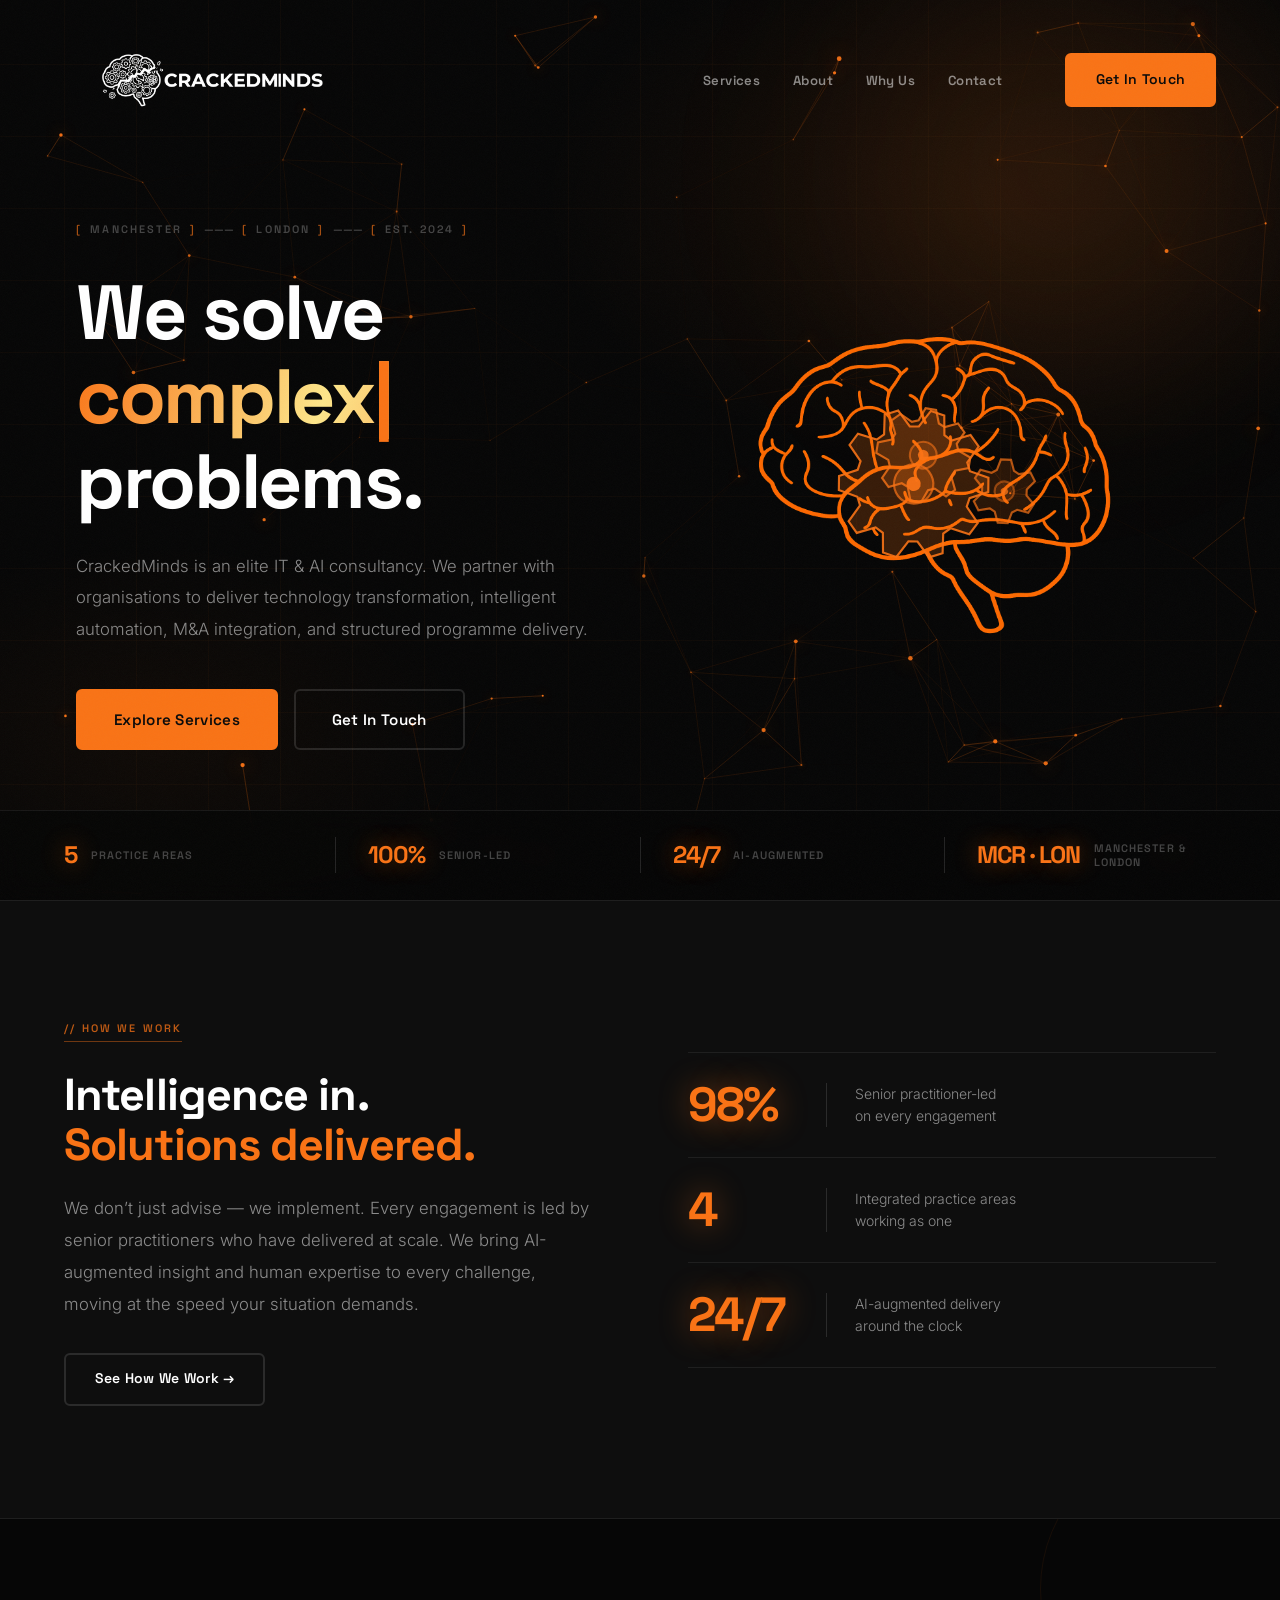
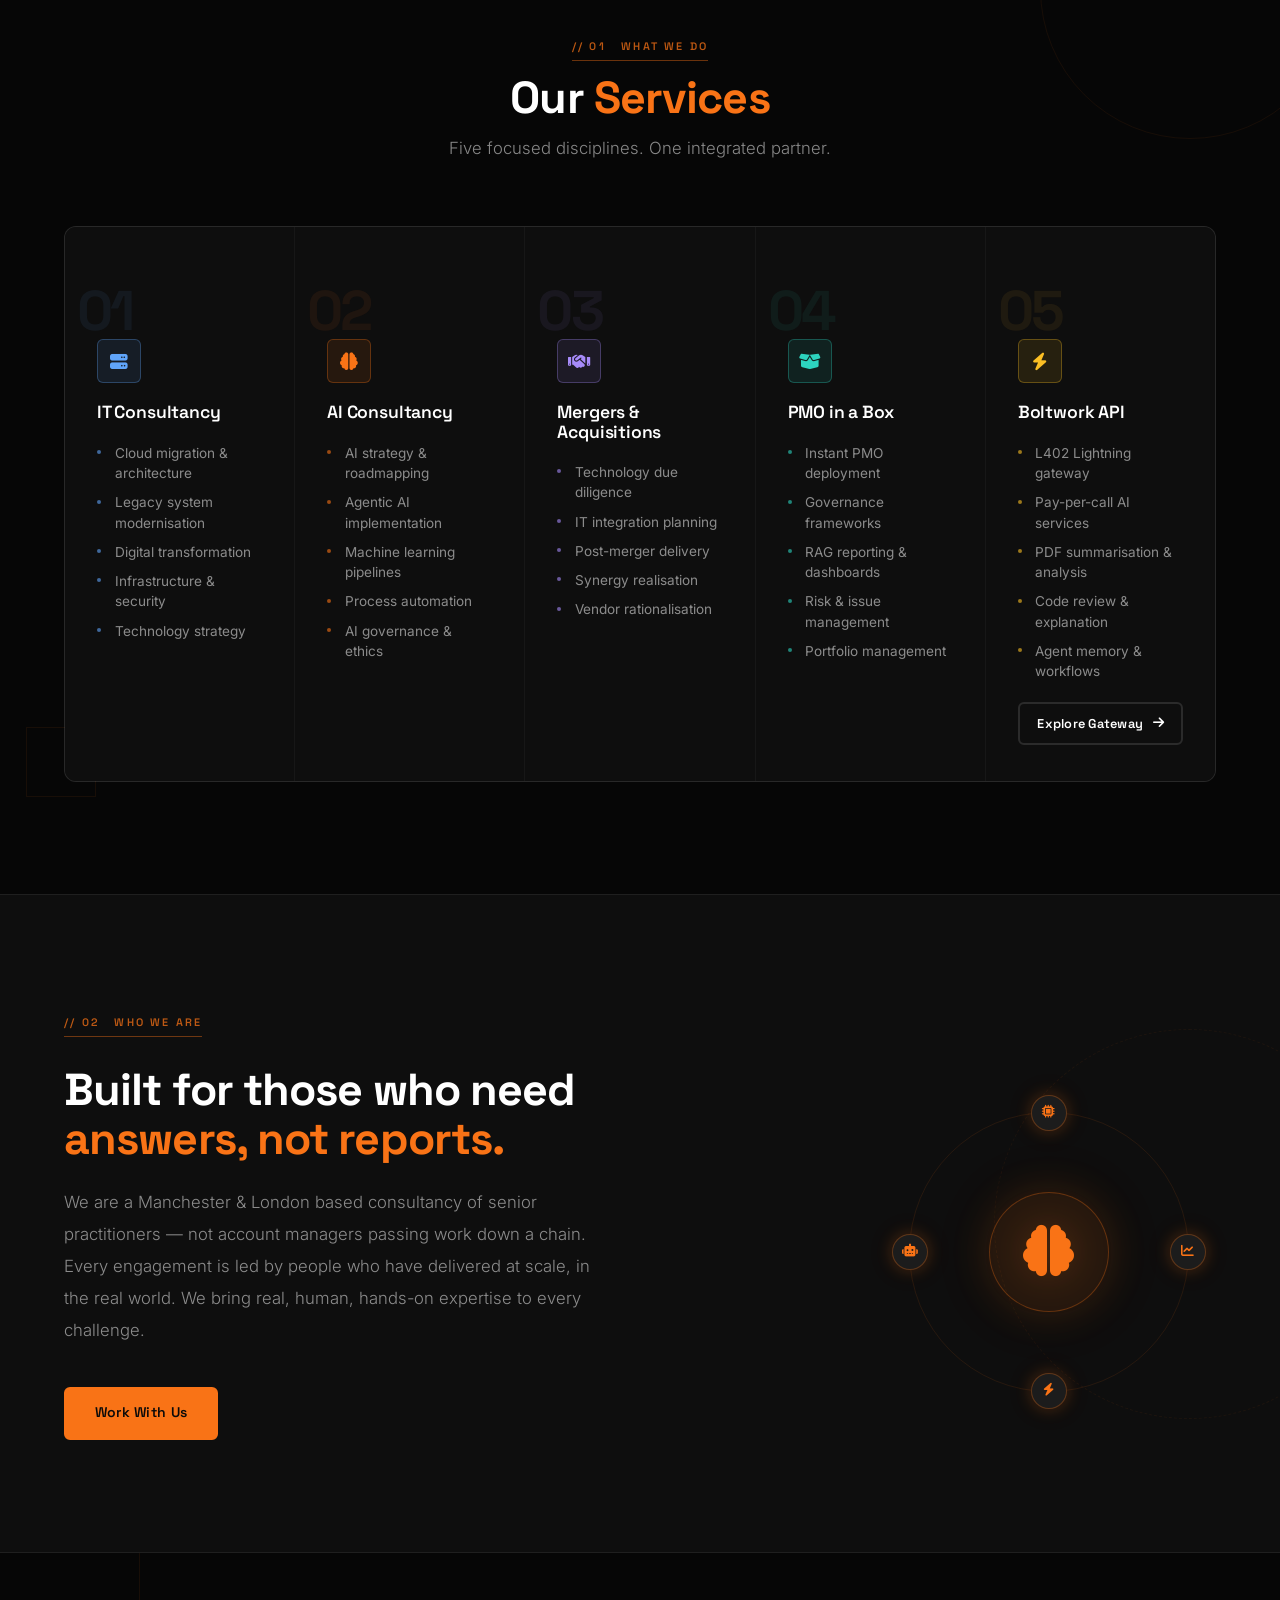
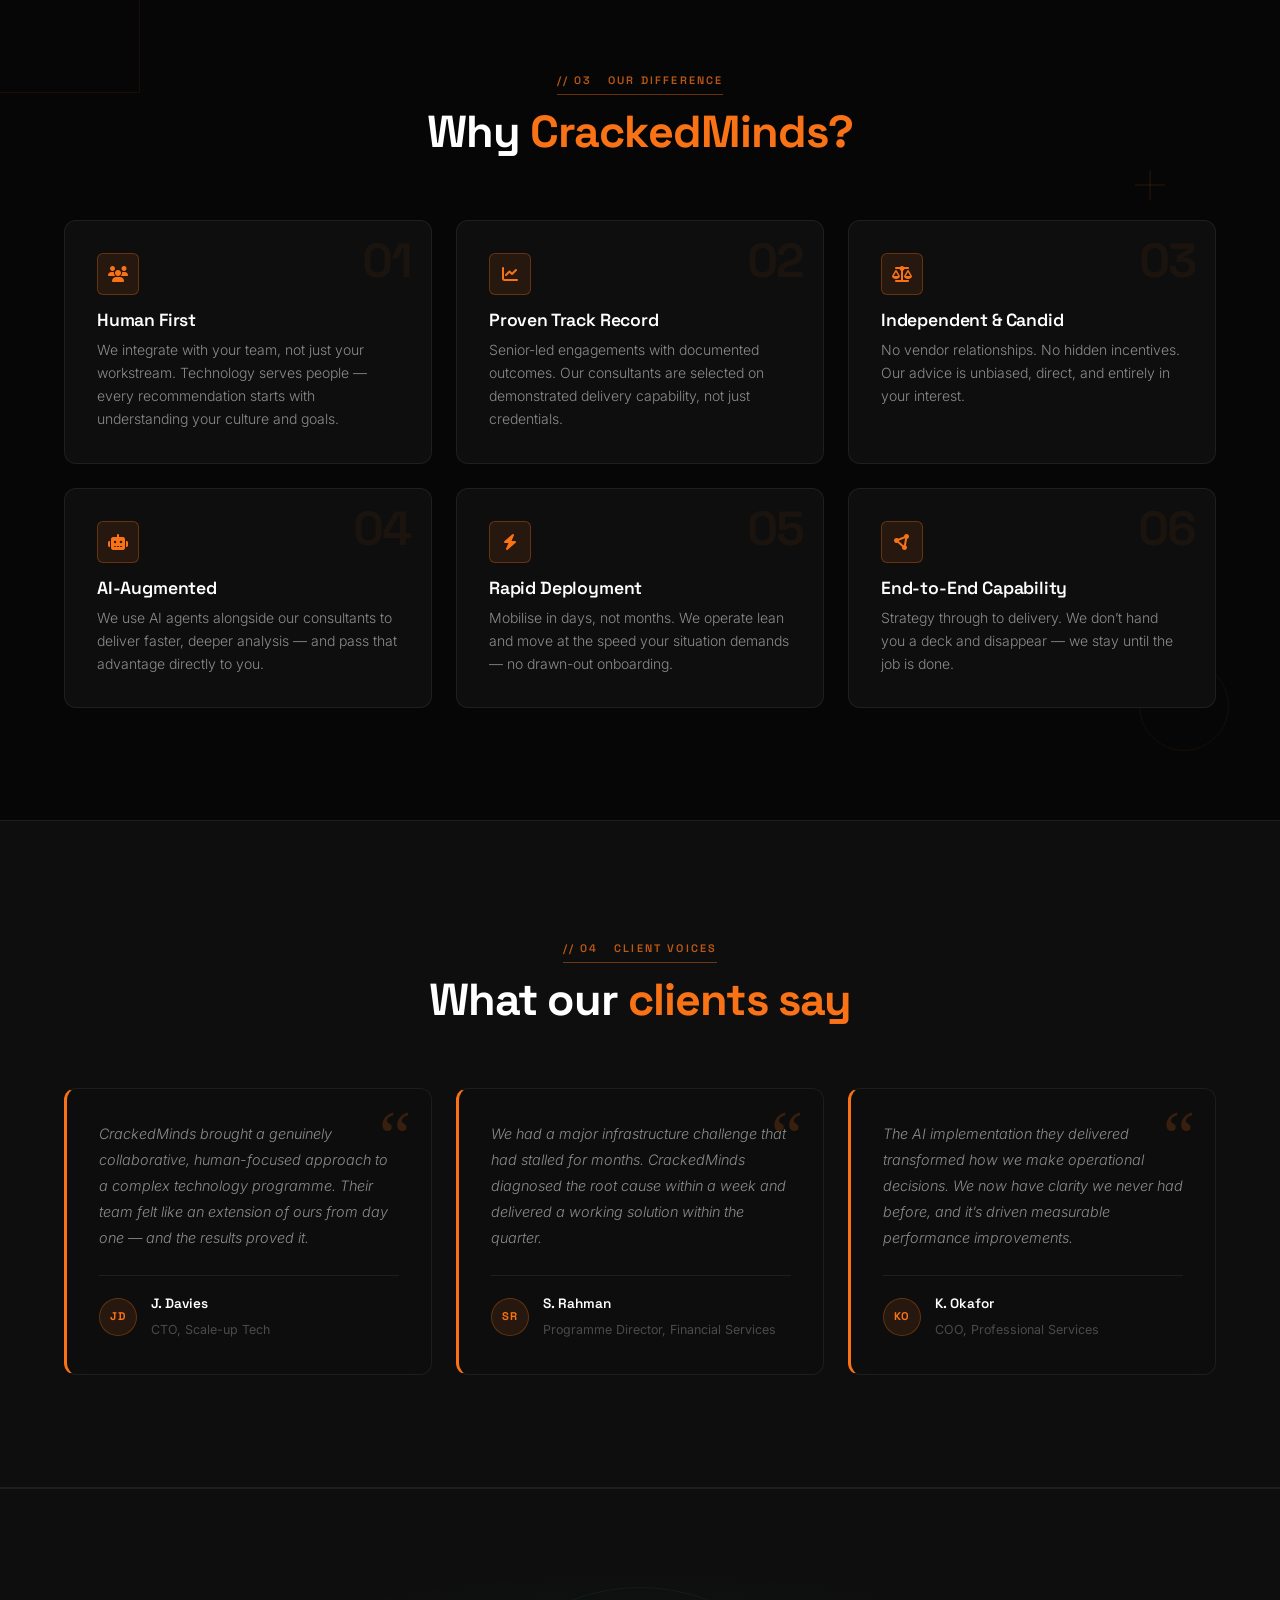
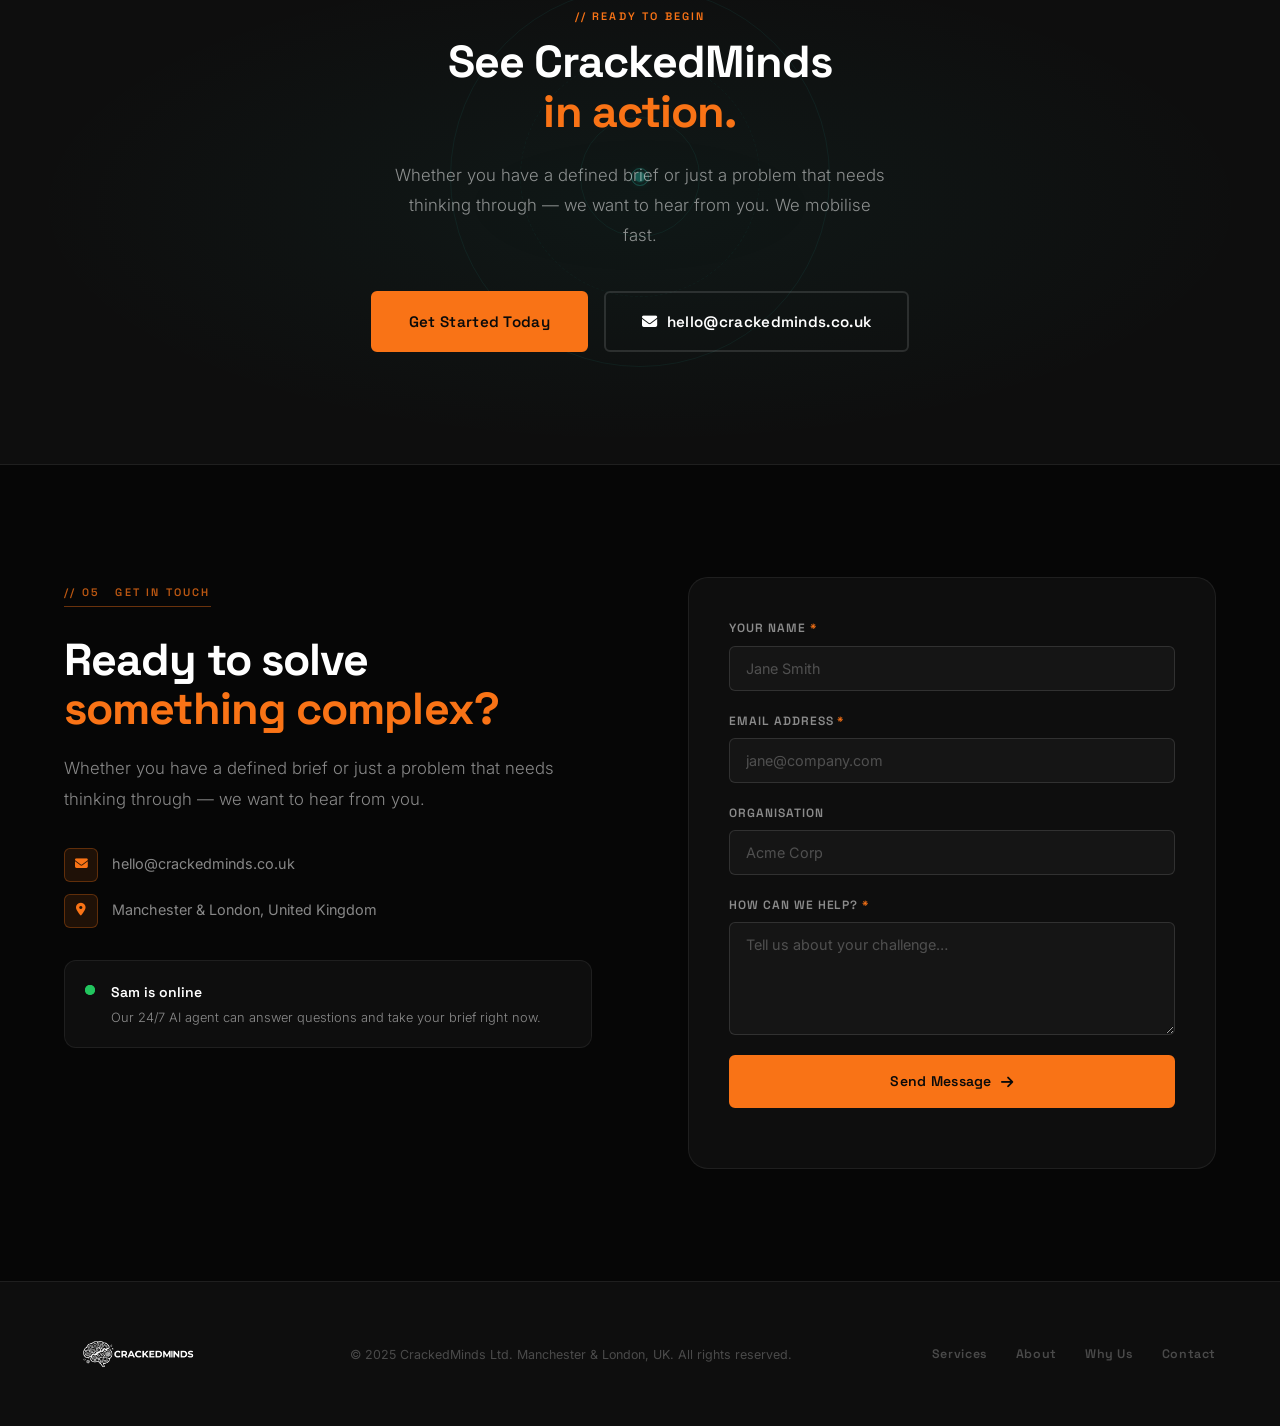
<file: index.html>
<!DOCTYPE html>
<html lang="en">
<head>
  <meta charset="UTF-8">
  <meta name="viewport" content="width=device-width, initial-scale=1.0">
  <meta name="description" content="CrackedMinds is an elite IT &amp; AI consultancy based in Manchester &amp; London, UK. Technology transformation, intelligent automation, M&amp;A integration and programme delivery.">
  <title>CrackedMinds | IT &amp; AI Consultancy | Manchester &amp; London</title>

  <link rel="preconnect" href="https://fonts.googleapis.com">
  <link rel="preconnect" href="https://fonts.gstatic.com" crossorigin>
  <link href="https://fonts.googleapis.com/css2?family=Space+Grotesk:wght@400;500;600;700&family=Inter:wght@300;400;500&display=swap" rel="stylesheet">
  <link rel="stylesheet" href="https://cdnjs.cloudflare.com/ajax/libs/font-awesome/6.5.1/css/all.min.css">
  <link rel="stylesheet" href="css/style.css">
</head>
<body>

  <!-- Custom cursor -->
  <div class="cursor-dot"  id="cursorDot"      aria-hidden="true"></div>
  <div class="cursor-ring" id="cursorRing"     aria-hidden="true"></div>
  <!-- Scroll progress bar -->
  <div class="scroll-progress" id="scrollProgress" aria-hidden="true"></div>

  <!-- ═══════════ NAVBAR ═══════════ -->
  <nav id="navbar" class="navbar" role="navigation" aria-label="Main navigation">
    <div class="container navbar__inner">
      <a href="#hero" class="navbar__logo" aria-label="CrackedMinds home">
        <img src="assets/logo.png" alt="CrackedMinds" class="logo-img">
      </a>
      <ul class="navbar__links" role="list">
        <li><a href="#services">Services</a></li>
        <li><a href="#about">About</a></li>
        <li><a href="#why-us">Why Us</a></li>
        <li><a href="#contact">Contact</a></li>
      </ul>
      <a href="#contact" class="btn btn-primary navbar__cta">Get In Touch</a>
      <button class="navbar__toggle" aria-label="Open navigation menu" aria-expanded="false" aria-controls="mobileMenu">
        <span></span><span></span><span></span>
      </button>
    </div>
    <div class="mobile-menu" id="mobileMenu" role="dialog" aria-label="Mobile navigation">
      <ul role="list">
        <li><a href="#services">Services</a></li>
        <li><a href="#about">About</a></li>
        <li><a href="#why-us">Why Us</a></li>
        <li><a href="#contact">Contact</a></li>
      </ul>
      <a href="#contact" class="btn btn-primary">Get In Touch</a>
    </div>
  </nav>


  <!-- ═══════════ HERO ═══════════ -->
  <section id="hero" class="hero" aria-label="Hero">
    <canvas id="particleCanvas" class="hero__canvas" aria-hidden="true"></canvas>
    <div class="hero__grid" aria-hidden="true"></div>
    <div class="hero__scan" aria-hidden="true"></div>
    <div class="hero__glow" aria-hidden="true"></div>

    <!-- Left content / Right visual -->
    <div class="container hero__layout">
      <div class="hero__left">
        <div class="hero__tag">
          <span class="hero__tag-bracket">[</span>Manchester<span class="hero__tag-bracket">]</span>
          <span class="hero__tag-dash">———</span>
          <span class="hero__tag-bracket">[</span>London<span class="hero__tag-bracket">]</span>
          <span class="hero__tag-dash">———</span>
          <span class="hero__tag-bracket">[</span>Est.&nbsp;2024<span class="hero__tag-bracket">]</span>
        </div>
        <h1 class="hero__headline">
          We solve<br>
          <em class="hero__em">complex</em><br>
          problems.
        </h1>
        <p class="hero__sub">
          CrackedMinds is an elite IT &amp; AI consultancy. We partner with
          organisations to deliver technology transformation, intelligent
          automation, M&amp;A integration, and structured programme delivery.
        </p>
        <div class="hero__actions">
          <a href="#services" class="btn btn-primary btn-lg">Explore Services</a>
          <a href="#contact" class="btn btn-ghost btn-lg">Get In Touch</a>
        </div>
      </div>

      <!-- Brain & Cogs visual -->
      <div class="hero__right" aria-hidden="true">
        <div class="brain-visual">
          <img src="assets/brain4.png" class="brain-img" alt="">
          <!-- Gear overlay — positioned over the brain image -->
          <svg class="brain-gears-svg" viewBox="0 0 280 154" xmlns="http://www.w3.org/2000/svg">

            <!-- Large gear (10T) — bounced by JS -->
            <g id="gearLg" transform="translate(115,65)">
              <path d="M -3.95,-41.83 L 3.95,-41.83 L 7.55,-31.42 L 12.37,-29.85 L 21.39,-36.17 L 27.79,-31.52 L 24.58,-20.99 L 27.55,-16.89 L 38.57,-16.69 L 41.01,-9.16 L 32.24,-2.54 L 32.24,2.54 L 41.01,9.16 L 38.57,16.69 L 27.55,16.89 L 24.58,20.99 L 27.79,31.52 L 21.39,36.17 L 12.37,29.85 L 7.55,31.42 L 3.95,41.83 L -3.95,41.83 L -7.55,31.42 L -12.37,29.85 L -21.39,36.17 L -27.79,31.52 L -24.58,20.99 L -27.55,16.89 L -38.57,16.69 L -41.01,9.16 L -32.24,2.54 L -32.24,-2.54 L -41.01,-9.16 L -38.57,-16.69 L -27.55,-16.89 L -24.58,-20.99 L -27.79,-31.52 L -21.39,-36.17 L -12.37,-29.85 L -7.55,-31.42 Z"
                    fill="rgba(249,115,22,0.20)" stroke="rgba(249,115,22,0.90)" stroke-width="1.2"/>
              <circle r="11" fill="rgba(249,115,22,0.22)" stroke="rgba(249,115,22,0.70)" stroke-width="1.2"/>
              <circle r="4"  fill="#f97316" opacity="0.95"/>
            </g>

            <!-- Medium gear (8T) -->
            <g id="gearMd" transform="translate(150,50)">
              <path d="M -3.12,-26.19 L 3.12,-26.19 L 5.74,-18.93 L 9.30,-17.45 L 16.42,-20.63 L 20.63,-16.42 L 17.45,-9.30 L 18.93,-5.74 L 26.19,-3.12 L 26.19,3.12 L 18.93,5.74 L 17.45,9.30 L 20.63,16.42 L 16.42,20.63 L 9.30,17.45 L 5.74,18.93 L 3.12,26.19 L -3.12,26.19 L -5.74,18.93 L -9.30,17.45 L -16.42,20.63 L -20.63,16.42 L -17.45,9.30 L -18.93,5.74 L -26.19,3.12 L -26.19,-3.12 L -18.93,-5.74 L -17.45,-9.30 L -20.63,-16.42 L -16.42,-20.63 L -9.30,-17.45 L -5.74,-18.93 Z"
                    fill="rgba(249,115,22,0.16)" stroke="rgba(249,115,22,0.80)" stroke-width="1.2"/>
              <circle r="7.5" fill="rgba(249,115,22,0.18)" stroke="rgba(249,115,22,0.58)" stroke-width="1.2"/>
              <circle r="3"   fill="#f97316" opacity="0.88"/>
            </g>

            <!-- Small gear (6T) -->
            <g id="gearSm" transform="translate(160,95)">
              <path d="M -2.82,-17.78 L 2.82,-17.78 L 4.82,-11.64 L 7.67,-10.00 L 13.99,-11.33 L 16.80,-6.45 L 12.49,-1.65 L 12.49,1.65 L 16.80,6.45 L 13.99,11.33 L 7.67,10.00 L 4.82,11.64 L 2.82,17.78 L -2.82,17.78 L -4.82,11.64 L -7.67,10.00 L -13.99,11.33 L -16.80,6.45 L -12.49,1.65 L -12.49,-1.65 L -16.80,-6.45 L -13.99,-11.33 L -7.67,-10.00 L -4.82,-11.64 Z"
                    fill="rgba(249,115,22,0.14)" stroke="rgba(249,115,22,0.70)" stroke-width="1.2"/>
              <circle r="5.5" fill="rgba(249,115,22,0.16)" stroke="rgba(249,115,22,0.48)" stroke-width="1.2"/>
              <circle r="2"   fill="#f97316" opacity="0.78"/>
            </g>

          </svg>
        </div>
      </div>
    </div>

    <!-- Metrics strip — Bipsync-style trust bar -->
    <div class="hero__strip" aria-label="Key metrics">
      <div class="container">
        <div class="hero__strip-inner">
          <div class="strip-item">
            <span class="strip-num">5</span>
            <span class="strip-label">Practice Areas</span>
          </div>
          <div class="strip-sep" aria-hidden="true"></div>
          <div class="strip-item">
            <span class="strip-num">100%</span>
            <span class="strip-label">Senior-led</span>
          </div>
          <div class="strip-sep" aria-hidden="true"></div>
          <div class="strip-item">
            <span class="strip-num">24/7</span>
            <span class="strip-label">AI-Augmented</span>
          </div>
          <div class="strip-sep" aria-hidden="true"></div>
          <div class="strip-item">
            <span class="strip-num">MCR · LON</span>
            <span class="strip-label">Manchester &amp; London</span>
          </div>
        </div>
      </div>
    </div>
  </section>


  <!-- ═══════════ INTELLIGENCE IN. SOLUTIONS DELIVERED. ═══════════ -->
  <section class="section-pad intro-section">
    <div class="container">
      <div class="intro-grid">

        <div class="intro-text reveal">
          <p class="section-label">// How We Work</p>
          <h2>Intelligence in.<br><span class="text-orange">Solutions delivered.</span></h2>
          <p class="intro-body">
            We don&rsquo;t just advise &mdash; we implement. Every engagement is led by senior
            practitioners who have delivered at scale. We bring AI-augmented insight and
            human expertise to every challenge, moving at the speed your situation demands.
          </p>
          <a href="#services" class="btn btn-ghost">See How We Work &rarr;</a>
        </div>

        <div class="intro-stats reveal reveal-d2">
          <div class="big-stat">
            <span class="big-stat__num">100%</span>
            <div class="big-stat__sep"></div>
            <span class="big-stat__label">Senior practitioner-led<br>on every engagement</span>
          </div>
          <div class="big-stat">
            <span class="big-stat__num">4</span>
            <div class="big-stat__sep"></div>
            <span class="big-stat__label">Integrated practice areas<br>working as one</span>
          </div>
          <div class="big-stat">
            <span class="big-stat__num">24/7</span>
            <div class="big-stat__sep"></div>
            <span class="big-stat__label">AI-augmented delivery<br>around the clock</span>
          </div>
        </div>

      </div>
    </div>
  </section>


  <!-- ═══════════ SERVICES ═══════════ -->
  <section id="services" class="section-pad services-section section-rel">
    <div class="section-deco" aria-hidden="true">
      <div class="geo geo--ring" style="width:300px;height:300px;top:-80px;right:-60px;animation-duration:50s;"></div>
      <div class="geo geo--sq"   style="width:70px;height:70px;bottom:10%;left:2%;animation-duration:22s;animation-direction:reverse;"></div>
      <div class="geo geo--cross" style="top:50%;right:6%;"></div>
    </div>
    <div class="container">
      <div class="section-header reveal">
        <p class="section-label">// 01 &nbsp; What We Do</p>
        <h2>Our <span class="text-orange">Services</span></h2>
        <p class="section-intro">Five focused disciplines. One integrated partner.</p>
      </div>
      <div class="services-grid">

        <article class="service-card reveal reveal-d1">
          <span class="service-card__num" aria-hidden="true">01</span>
          <div class="service-card__icon"><i class="fa-solid fa-server"></i></div>
          <h3>IT Consultancy</h3>
          <ul class="service-card__list" role="list">
            <li>Cloud migration &amp; architecture</li>
            <li>Legacy system modernisation</li>
            <li>Digital transformation</li>
            <li>Infrastructure &amp; security</li>
            <li>Technology strategy</li>
          </ul>
        </article>

        <article class="service-card reveal reveal-d2">
          <span class="service-card__num" aria-hidden="true">02</span>
          <div class="service-card__icon"><i class="fa-solid fa-brain"></i></div>
          <h3>AI Consultancy</h3>
          <ul class="service-card__list" role="list">
            <li>AI strategy &amp; roadmapping</li>
            <li>Agentic AI implementation</li>
            <li>Machine learning pipelines</li>
            <li>Process automation</li>
            <li>AI governance &amp; ethics</li>
          </ul>
        </article>

        <article class="service-card reveal reveal-d3">
          <span class="service-card__num" aria-hidden="true">03</span>
          <div class="service-card__icon"><i class="fa-solid fa-handshake"></i></div>
          <h3>Mergers &amp; Acquisitions</h3>
          <ul class="service-card__list" role="list">
            <li>Technology due diligence</li>
            <li>IT integration planning</li>
            <li>Post-merger delivery</li>
            <li>Synergy realisation</li>
            <li>Vendor rationalisation</li>
          </ul>
        </article>

        <article class="service-card reveal reveal-d4">
          <span class="service-card__num" aria-hidden="true">04</span>
          <div class="service-card__icon"><i class="fa-solid fa-box-open"></i></div>
          <h3>PMO in a Box</h3>
          <ul class="service-card__list" role="list">
            <li>Instant PMO deployment</li>
            <li>Governance frameworks</li>
            <li>RAG reporting &amp; dashboards</li>
            <li>Risk &amp; issue management</li>
            <li>Portfolio management</li>
          </ul>
        </article>

        <article class="service-card reveal reveal-d5">
          <span class="service-card__num" aria-hidden="true">05</span>
          <div class="service-card__icon"><i class="fa-solid fa-bolt"></i></div>
          <h3>Boltwork API</h3>
          <ul class="service-card__list" role="list">
            <li>L402 Lightning gateway</li>
            <li>Pay-per-call AI services</li>
            <li>PDF summarisation &amp; analysis</li>
            <li>Code review &amp; explanation</li>
            <li>Agent memory &amp; workflows</li>
          </ul>
          <a href="https://www.crackedminds.co.uk/gateway" class="btn btn-ghost service-card__btn" target="_blank" rel="noopener noreferrer">
            Explore Gateway <i class="fa-solid fa-arrow-right" aria-hidden="true"></i>
          </a>
        </article>

      </div>
    </div>
  </section>


  <!-- ═══════════ ABOUT ═══════════ -->
  <section id="about" class="section-pad about-section">
    <div class="container about__inner">
      <div class="about__text reveal">
        <p class="section-label">// 02 &nbsp; Who We Are</p>
        <h2>Built for those who need<br><span class="text-orange">answers, not reports.</span></h2>
        <p class="about__body">
          We are a Manchester &amp; London based consultancy of senior practitioners &mdash;
          not account managers passing work down a chain. Every engagement is
          led by people who have delivered at scale, in the real world. We
          bring real, human, hands-on expertise to every challenge.
        </p>
        <a href="#contact" class="btn btn-primary">Work With Us</a>
      </div>
      <div class="about__visual reveal reveal-d2" aria-hidden="true">
        <div class="about__orbit about__orbit--1">
          <div class="about__hex">
            <div class="about__hex-inner"><i class="fa-solid fa-brain"></i></div>
          </div>
          <div class="orbit-node orbit-node--1"><i class="fa-solid fa-microchip"></i></div>
          <div class="orbit-node orbit-node--2"><i class="fa-solid fa-chart-line"></i></div>
          <div class="orbit-node orbit-node--3"><i class="fa-solid fa-bolt"></i></div>
          <div class="orbit-node orbit-node--4"><i class="fa-solid fa-robot"></i></div>
        </div>
        <div class="about__orbit about__orbit--2"></div>
      </div>
    </div>
  </section>


  <!-- ═══════════ WHY US ═══════════ -->
  <section id="why-us" class="section-pad section-rel">
    <div class="section-deco" aria-hidden="true">
      <div class="geo geo--sq"   style="width:180px;height:180px;top:-40px;left:-40px;animation-duration:35s;"></div>
      <div class="geo geo--ring" style="width:90px;height:90px;bottom:8%;right:4%;animation-duration:28s;animation-direction:reverse;"></div>
      <div class="geo geo--cross" style="top:25%;right:9%;"></div>
    </div>
    <div class="container">
      <div class="section-header reveal">
        <p class="section-label">// 03 &nbsp; Our Difference</p>
        <h2>Why <span class="text-orange">CrackedMinds?</span></h2>
      </div>
      <div class="pillars-grid">
        <div class="pillar reveal reveal-d1">
          <span class="pillar__num" aria-hidden="true">01</span>
          <div class="pillar__icon"><i class="fa-solid fa-users"></i></div>
          <h3>Human First</h3>
          <p>We integrate with your team, not just your workstream. Technology serves people &mdash; every recommendation starts with understanding your culture and goals.</p>
        </div>
        <div class="pillar reveal reveal-d2">
          <span class="pillar__num" aria-hidden="true">02</span>
          <div class="pillar__icon"><i class="fa-solid fa-chart-line"></i></div>
          <h3>Proven Track Record</h3>
          <p>Senior-led engagements with documented outcomes. Our consultants are selected on demonstrated delivery capability, not just credentials.</p>
        </div>
        <div class="pillar reveal reveal-d3">
          <span class="pillar__num" aria-hidden="true">03</span>
          <div class="pillar__icon"><i class="fa-solid fa-scale-balanced"></i></div>
          <h3>Independent &amp; Candid</h3>
          <p>No vendor relationships. No hidden incentives. Our advice is unbiased, direct, and entirely in your interest.</p>
        </div>
        <div class="pillar reveal reveal-d1">
          <span class="pillar__num" aria-hidden="true">04</span>
          <div class="pillar__icon"><i class="fa-solid fa-robot"></i></div>
          <h3>AI-Augmented</h3>
          <p>We use AI agents alongside our consultants to deliver faster, deeper analysis &mdash; and pass that advantage directly to you.</p>
        </div>
        <div class="pillar reveal reveal-d2">
          <span class="pillar__num" aria-hidden="true">05</span>
          <div class="pillar__icon"><i class="fa-solid fa-bolt"></i></div>
          <h3>Rapid Deployment</h3>
          <p>Mobilise in days, not months. We operate lean and move at the speed your situation demands &mdash; no drawn-out onboarding.</p>
        </div>
        <div class="pillar reveal reveal-d3">
          <span class="pillar__num" aria-hidden="true">06</span>
          <div class="pillar__icon"><i class="fa-solid fa-circle-nodes"></i></div>
          <h3>End-to-End Capability</h3>
          <p>Strategy through to delivery. We don&rsquo;t hand you a deck and disappear &mdash; we stay until the job is done.</p>
        </div>
      </div>
    </div>
  </section>


  <!-- ═══════════ TESTIMONIALS ═══════════ -->
  <section id="testimonials" class="section-pad testimonials-section">
    <div class="container">
      <div class="section-header reveal">
        <p class="section-label">// 04 &nbsp; Client Voices</p>
        <h2>What our <span class="text-orange">clients say</span></h2>
      </div>
      <div class="testimonials-grid">
        <blockquote class="testimonial-card reveal reveal-d1">
          <div class="testimonial-card__quote" aria-hidden="true">&ldquo;</div>
          <p class="testimonial-card__text">CrackedMinds brought a genuinely collaborative, human-focused approach to a complex technology programme. Their team felt like an extension of ours from day one &mdash; and the results proved it.</p>
          <footer class="testimonial-card__footer">
            <div class="testimonial-card__avatar">JD</div>
            <div class="testimonial-card__meta"><strong>J. Davies</strong><span>CTO, Scale-up Tech</span></div>
          </footer>
        </blockquote>
        <blockquote class="testimonial-card reveal reveal-d2">
          <div class="testimonial-card__quote" aria-hidden="true">&ldquo;</div>
          <p class="testimonial-card__text">We had a major infrastructure challenge that had stalled for months. CrackedMinds diagnosed the root cause within a week and delivered a working solution within the quarter.</p>
          <footer class="testimonial-card__footer">
            <div class="testimonial-card__avatar">SR</div>
            <div class="testimonial-card__meta"><strong>S. Rahman</strong><span>Programme Director, Financial Services</span></div>
          </footer>
        </blockquote>
        <blockquote class="testimonial-card reveal reveal-d3">
          <div class="testimonial-card__quote" aria-hidden="true">&ldquo;</div>
          <p class="testimonial-card__text">The AI implementation they delivered transformed how we make operational decisions. We now have clarity we never had before, and it&rsquo;s driven measurable performance improvements.</p>
          <footer class="testimonial-card__footer">
            <div class="testimonial-card__avatar">KO</div>
            <div class="testimonial-card__meta"><strong>K. Okafor</strong><span>COO, Professional Services</span></div>
          </footer>
        </blockquote>
      </div>
    </div>
  </section>


  <!-- ═══════════ SEE CRACKEDMINDS IN ACTION ═══════════ -->
  <section class="cta-section section-pad">
    <div class="cta-section__bg" aria-hidden="true">
      <div class="cta-orb">
        <!-- Glowing core -->
        <div class="cta-orb__core"></div>
        <!-- Orbital rings -->
        <div class="cta-orb__ring cta-orb__ring--1"></div>
        <div class="cta-orb__ring cta-orb__ring--2"></div>
        <div class="cta-orb__ring cta-orb__ring--3"></div>
        <!-- Orbiting dots — r = orbit radius, dur = period, delay = phase offset -->
        <div class="cta-orb__dot cta-orb__dot--lg" style="--r:60px;  --dur:10s; --delay:0s;"></div>
        <div class="cta-orb__dot cta-orb__dot--md" style="--r:120px; --dur:17s; --delay:0s;"></div>
        <div class="cta-orb__dot cta-orb__dot--md" style="--r:120px; --dur:17s; --delay:-8.5s;"></div>
        <div class="cta-orb__dot cta-orb__dot--sm" style="--r:190px; --dur:26s; --delay:0s;"></div>
        <div class="cta-orb__dot cta-orb__dot--sm" style="--r:190px; --dur:26s; --delay:-8.67s;"></div>
        <div class="cta-orb__dot cta-orb__dot--sm" style="--r:190px; --dur:26s; --delay:-17.33s;"></div>
        <!-- Expanding pulse waves -->
        <div class="cta-orb__pulse cta-orb__pulse--1"></div>
        <div class="cta-orb__pulse cta-orb__pulse--2"></div>
        <div class="cta-orb__pulse cta-orb__pulse--3"></div>
      </div>
    </div>
    <div class="container cta-section__inner">
      <p class="section-label reveal">// Ready to Begin</p>
      <h2 class="reveal">See CrackedMinds<br><span class="text-orange">in action.</span></h2>
      <p class="cta-section__sub reveal reveal-d1">
        Whether you have a defined brief or just a problem that needs thinking through &mdash;
        we want to hear from you. We mobilise fast.
      </p>
      <div class="cta-section__actions reveal reveal-d2">
        <a href="#contact" class="btn btn-primary btn-lg">Get Started Today</a>
        <a href="mailto:hello@crackedminds.co.uk" class="btn btn-ghost btn-lg">
          <i class="fa-solid fa-envelope" aria-hidden="true"></i>
          hello@crackedminds.co.uk
        </a>
      </div>
    </div>
  </section>


  <!-- ═══════════ CONTACT ═══════════ -->
  <section id="contact" class="section-pad contact-section">
    <div class="container contact__inner">
      <div class="contact__left reveal">
        <p class="section-label">// 05 &nbsp; Get In Touch</p>
        <h2>Ready to solve<br><span class="text-orange">something complex?</span></h2>
        <p class="contact__sub">Whether you have a defined brief or just a problem that needs thinking through &mdash; we want to hear from you.</p>
        <div class="contact__details">
          <a href="mailto:hello@crackedminds.co.uk" class="contact__item">
            <span class="contact__item-icon"><i class="fa-solid fa-envelope" aria-hidden="true"></i></span>
            hello@crackedminds.co.uk
          </a>
          <div class="contact__item">
            <span class="contact__item-icon"><i class="fa-solid fa-location-dot" aria-hidden="true"></i></span>
            Manchester &amp; London, United Kingdom
          </div>
        </div>
        <div class="contact__sam">
          <div class="sam__pulse"><div class="sam__dot"></div></div>
          <div>
            <strong>Sam is online</strong>
            <p>Our 24/7 AI agent can answer questions and take your brief right now.</p>
          </div>
        </div>
      </div>
      <div class="contact__right reveal reveal-d2">
        <form class="contact-form" id="contactForm" novalidate aria-label="Contact form">
          <div class="form-group">
            <label for="name">Your Name <span aria-hidden="true" class="req">*</span></label>
            <input type="text" id="name" name="name" placeholder="Jane Smith" required autocomplete="name">
          </div>
          <div class="form-group">
            <label for="email">Email Address <span aria-hidden="true" class="req">*</span></label>
            <input type="email" id="email" name="email" placeholder="jane@company.com" required autocomplete="email">
          </div>
          <div class="form-group">
            <label for="organisation">Organisation</label>
            <input type="text" id="organisation" name="organisation" placeholder="Acme Corp" autocomplete="organization">
          </div>
          <div class="form-group">
            <label for="message">How can we help? <span aria-hidden="true" class="req">*</span></label>
            <textarea id="message" name="message" rows="5" placeholder="Tell us about your challenge…" required></textarea>
          </div>
          <button type="submit" class="btn btn-primary btn-full">
            Send Message <i class="fa-solid fa-arrow-right" aria-hidden="true"></i>
          </button>
          <div class="form-status" id="formStatus" role="status" aria-live="polite"></div>
        </form>
      </div>
    </div>
  </section>


  <!-- ═══════════ FOOTER ═══════════ -->
  <footer class="footer" role="contentinfo">
    <div class="container footer__inner">
      <a href="#hero" class="footer__logo" aria-label="CrackedMinds home">
        <img src="assets/logo.png" alt="CrackedMinds" class="logo-img logo-img--sm">
      </a>
      <p class="footer__copy">&copy; 2025 CrackedMinds Ltd. Manchester &amp; London, UK. All rights reserved.</p>
      <nav class="footer__nav" aria-label="Footer navigation">
        <a href="#services">Services</a>
        <a href="#about">About</a>
        <a href="#why-us">Why Us</a>
        <a href="#contact">Contact</a>
      </nav>
    </div>
  </footer>

  <script src="js/main.js"></script>
</body>
</html>
</file>
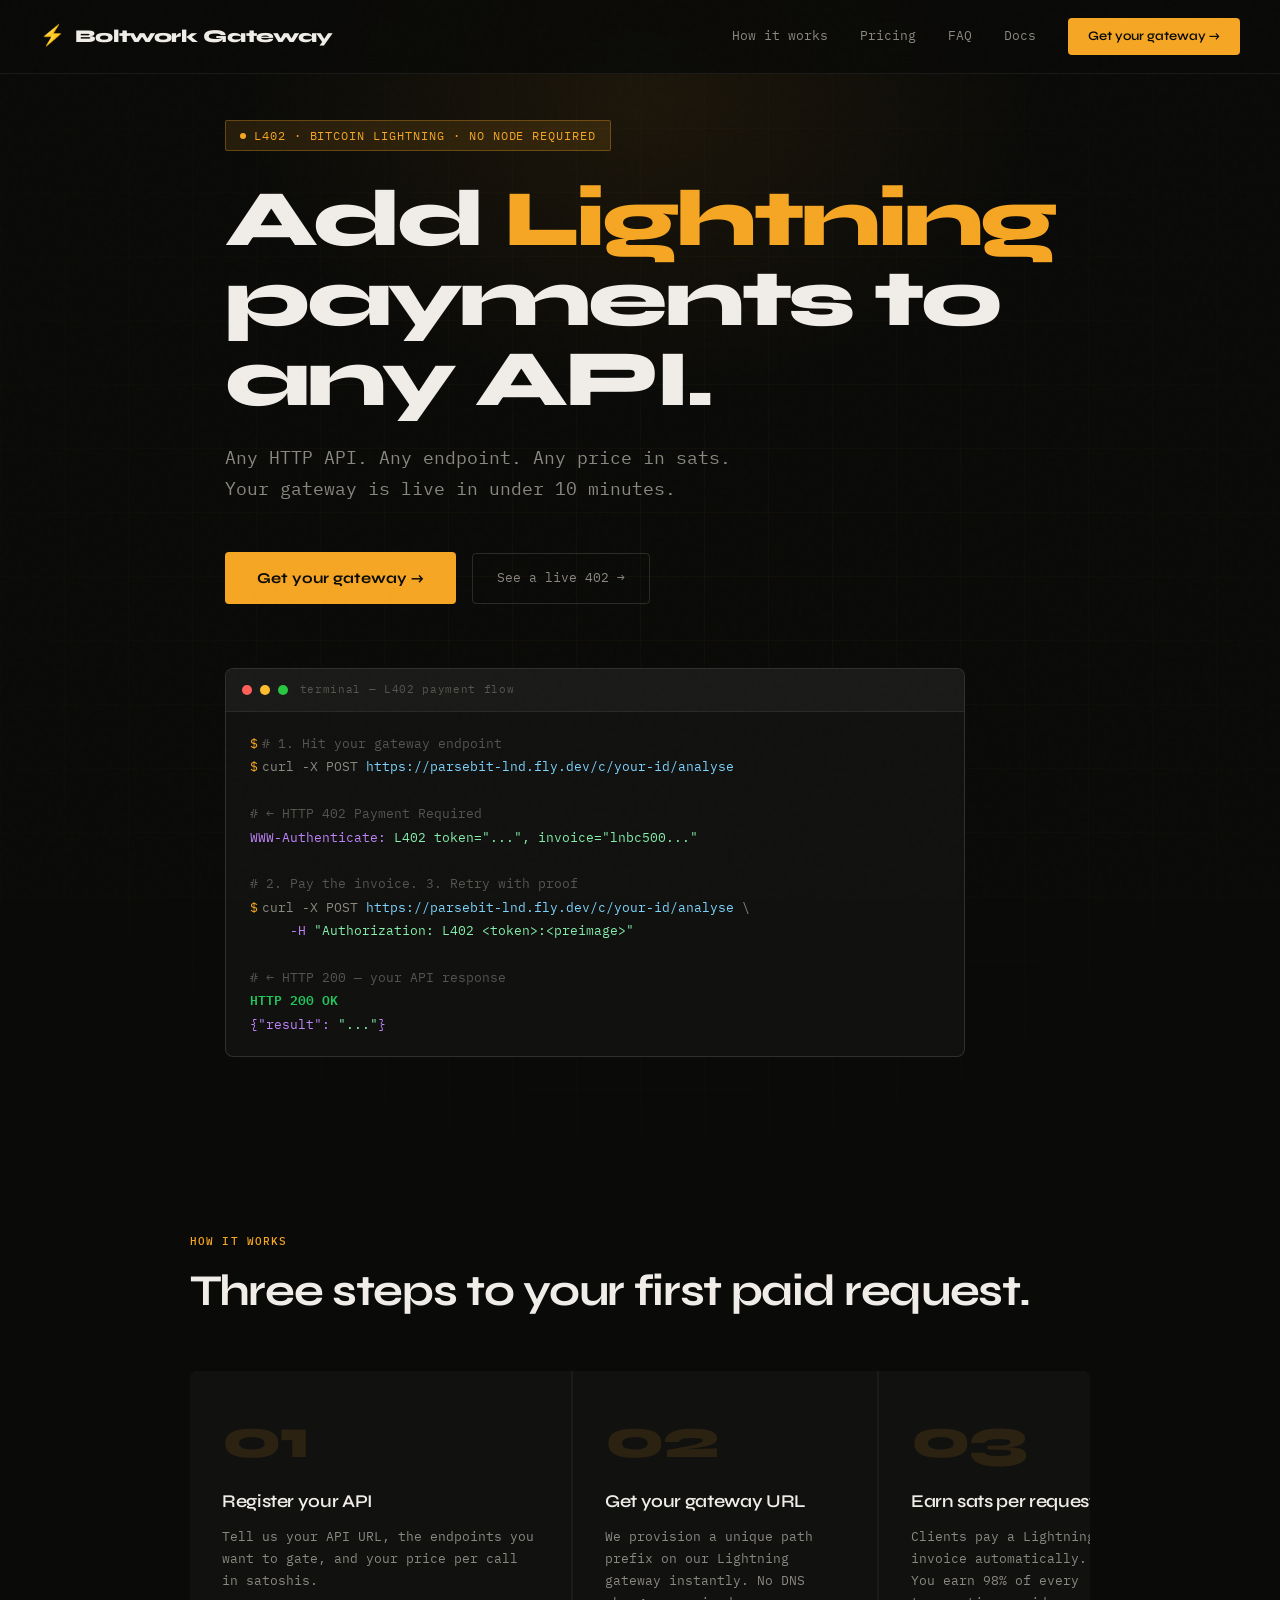
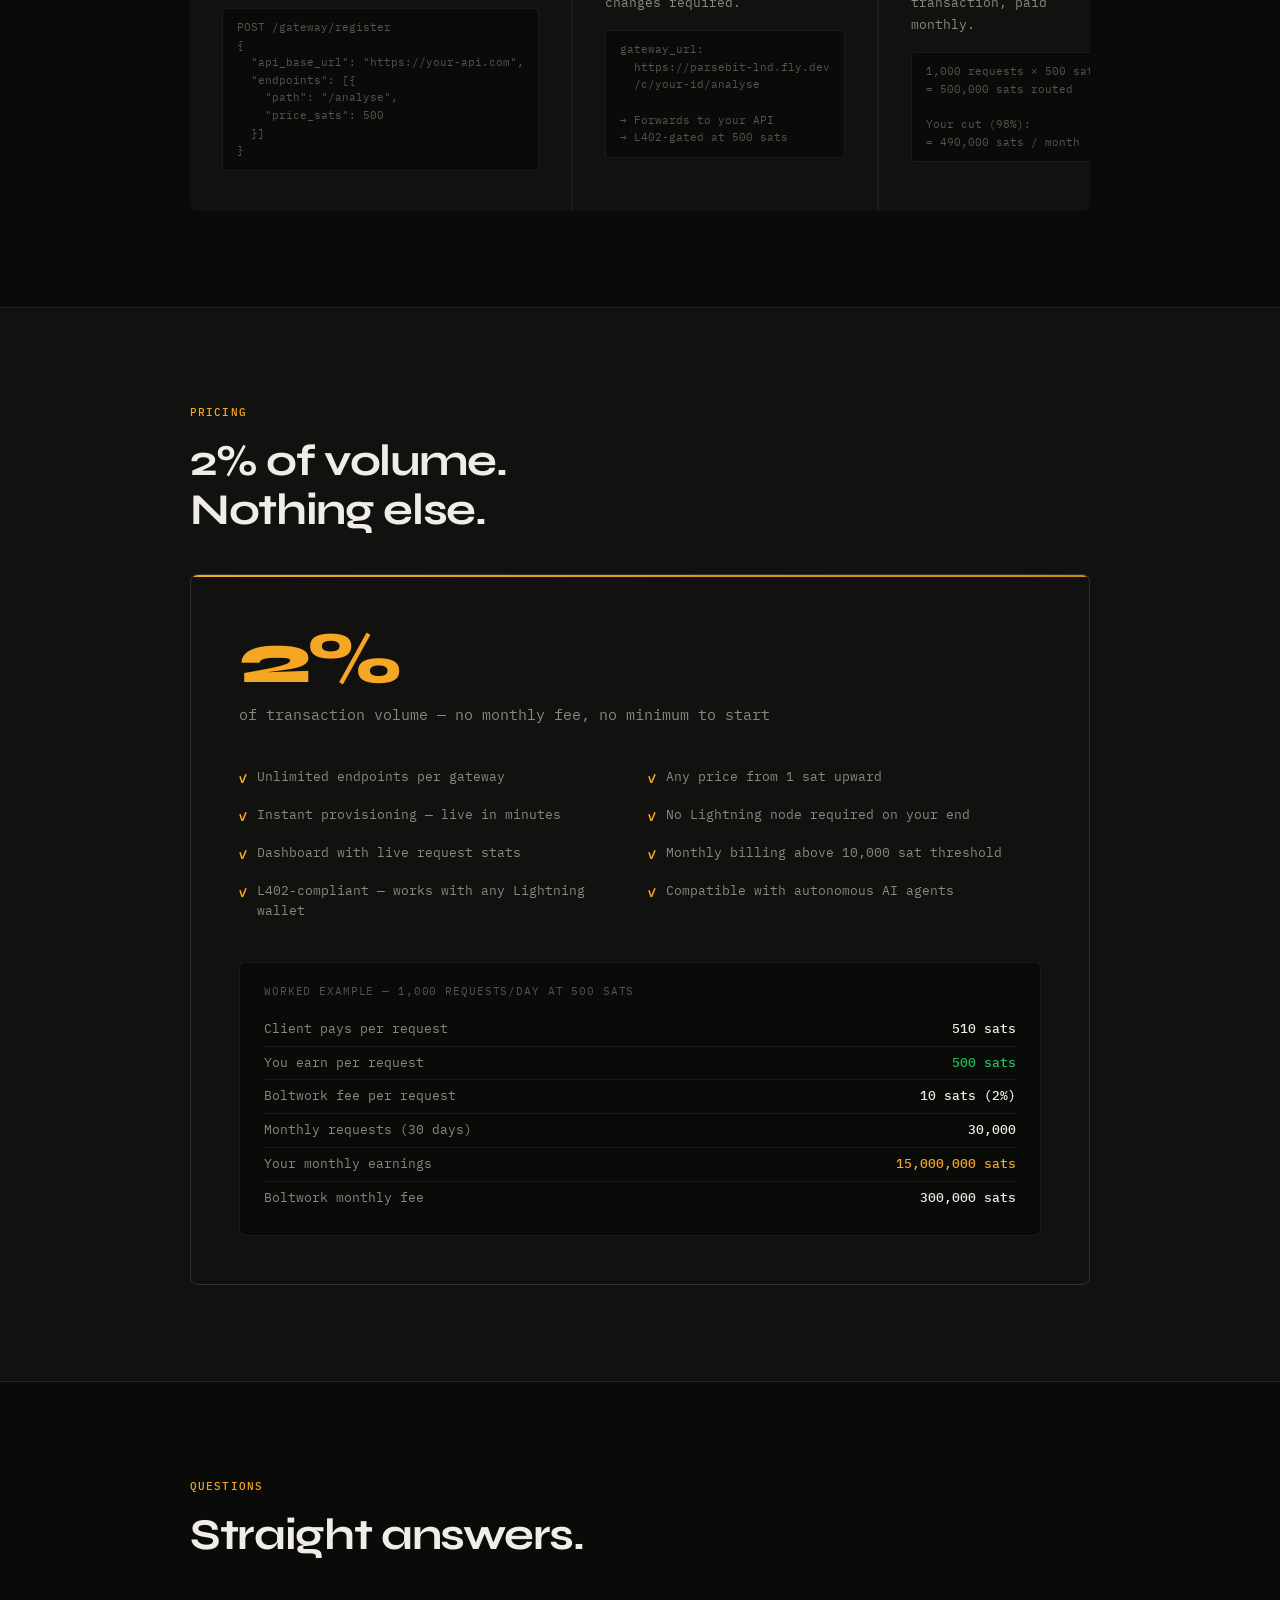
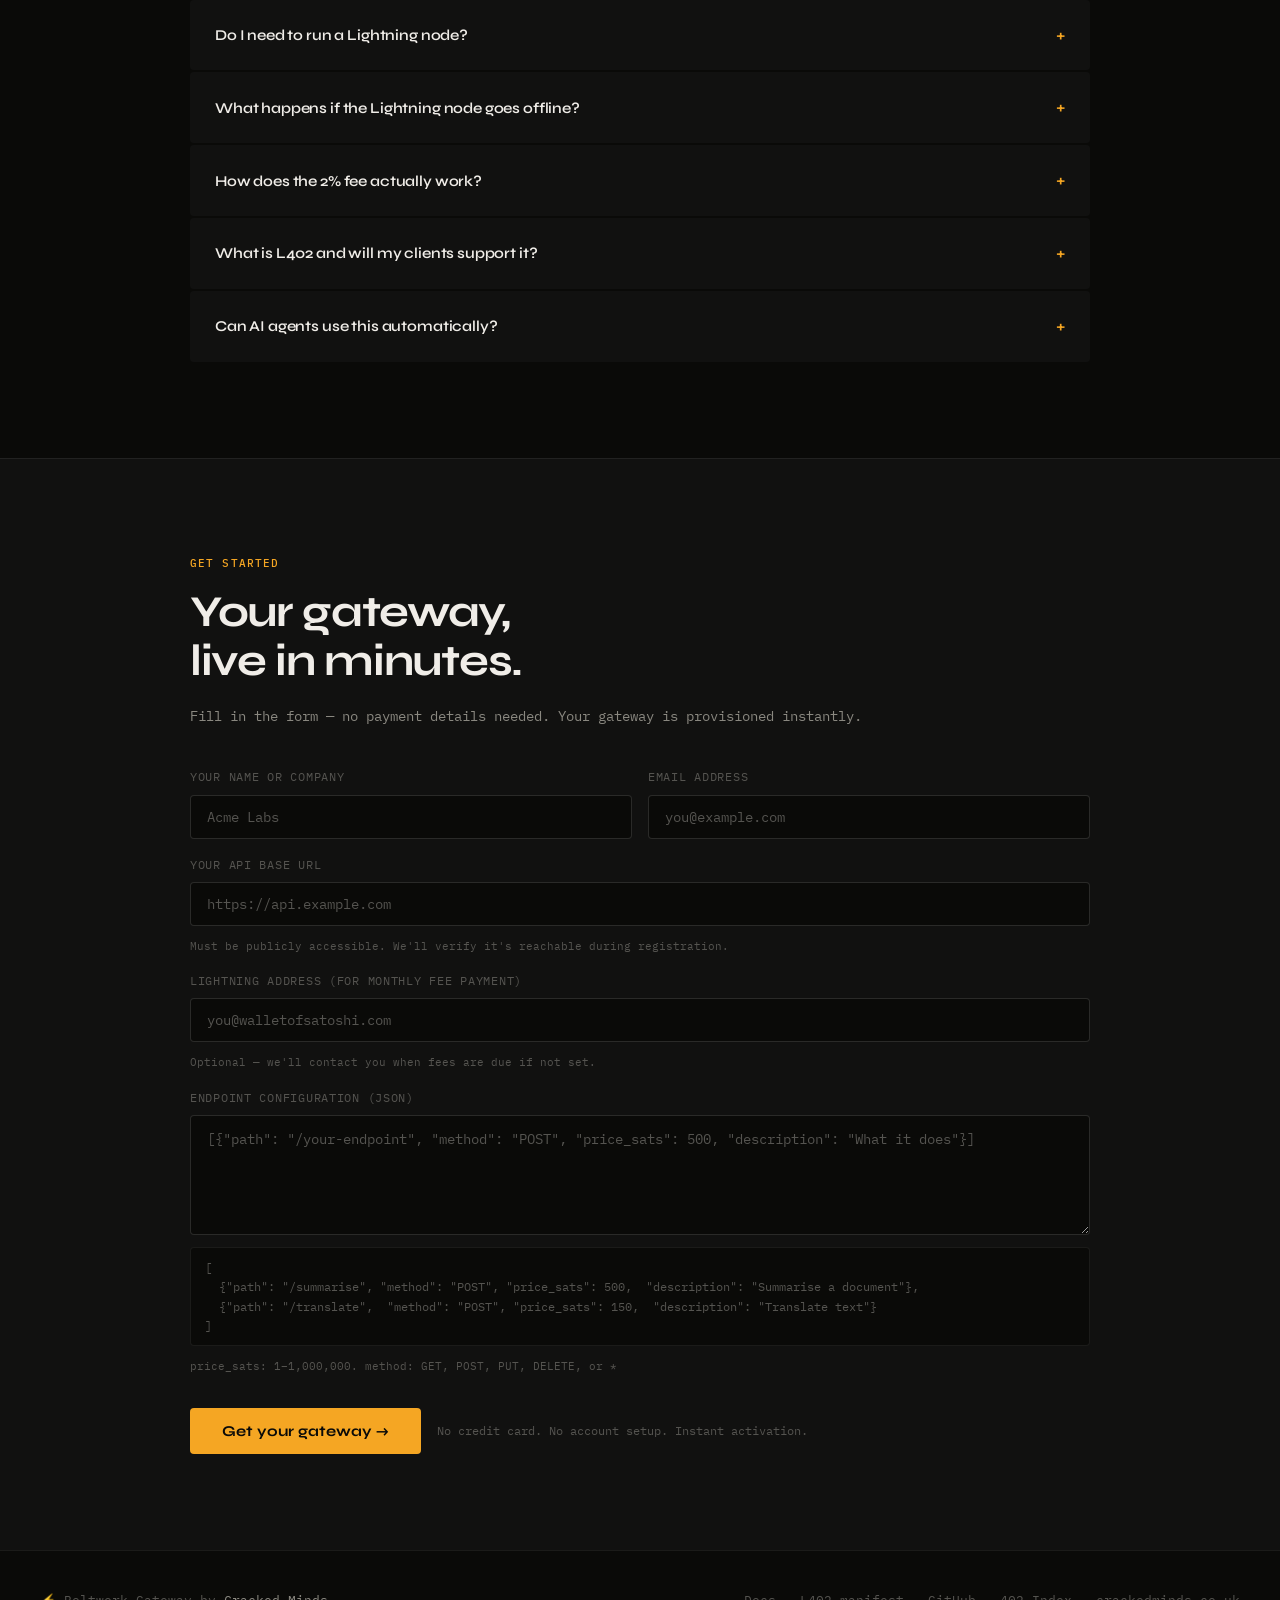
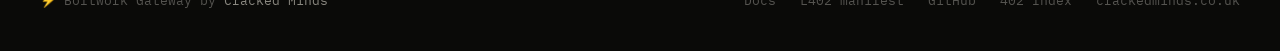
<file: gateway/index.html>
<!DOCTYPE html>
<html lang="en">
<head>
<meta charset="UTF-8">
<meta name="viewport" content="width=device-width, initial-scale=1.0">
<title>Boltwork Gateway — L402 Lightning payments for any API</title>
<meta name="description" content="Add Bitcoin Lightning payments to any API in 10 minutes. No node required. 2% of volume, no monthly fee.">
<style>
@import url('https://fonts.googleapis.com/css2?family=IBM+Plex+Mono:ital,wght@0,400;0,500;0,600;1,400&family=Syne:wght@400;500;600;700;800&display=swap');
*,*::before,*::after{box-sizing:border-box;margin:0;padding:0}
:root{
  --bg:#0a0a08;--surface:#111110;--surface2:#1a1a18;
  --border:rgba(255,255,255,0.07);--border2:rgba(255,255,255,0.13);
  --text:#f0ede8;--text2:#8a8880;--text3:#555450;
  --gold:#f5a623;--gold2:#d4880a;--gold-dim:rgba(245,166,35,0.12);--gold-glow:rgba(245,166,35,0.25);
  --green:#22c55e;--green-dim:rgba(34,197,94,0.1);--red:#ef4444;
  --mono:'IBM Plex Mono',monospace;--sans:'Syne',sans-serif;
}
html{scroll-behavior:smooth}
body{font-family:var(--mono);background:var(--bg);color:var(--text);line-height:1.6;overflow-x:hidden}
body::before{content:'';position:fixed;inset:0;background-image:url("data:image/svg+xml,%3Csvg viewBox='0 0 200 200' xmlns='http://www.w3.org/2000/svg'%3E%3Cfilter id='n'%3E%3CfeTurbulence type='fractalNoise' baseFrequency='0.9' numOctaves='4' stitchTiles='stitch'/%3E%3C/filter%3E%3Crect width='100%25' height='100%25' filter='url(%23n)' opacity='0.04'/%3E%3C/svg%3E");pointer-events:none;z-index:999;opacity:0.4}
header{position:fixed;top:0;left:0;right:0;z-index:100;display:flex;align-items:center;justify-content:space-between;padding:18px 40px;background:rgba(10,10,8,0.85);backdrop-filter:blur(12px);border-bottom:0.5px solid var(--border)}
.logo{font-family:var(--sans);font-weight:800;font-size:18px;color:var(--text);text-decoration:none;letter-spacing:-0.02em;display:flex;align-items:center;gap:10px}
.logo-bolt{color:var(--gold);font-size:20px}
nav{display:flex;align-items:center;gap:32px}
nav a{font-size:13px;color:var(--text2);text-decoration:none;transition:color 0.2s}
nav a:hover{color:var(--text)}
.nav-cta{font-family:var(--sans);font-size:13px;font-weight:600;color:var(--bg)!important;background:var(--gold);padding:8px 20px;border-radius:4px;text-decoration:none;transition:background 0.2s}
.nav-cta:hover{background:var(--gold2)!important}
.hero{min-height:100vh;display:flex;flex-direction:column;justify-content:center;padding:120px 40px 80px;position:relative;overflow:hidden}
.hero-grid{position:absolute;inset:0;background-image:linear-gradient(rgba(245,166,35,0.04) 1px,transparent 1px),linear-gradient(90deg,rgba(245,166,35,0.04) 1px,transparent 1px);background-size:64px 64px;mask-image:radial-gradient(ellipse 80% 80% at 50% 50%,black,transparent)}
.hero-glow{position:absolute;top:-200px;left:50%;transform:translateX(-50%);width:800px;height:600px;background:radial-gradient(ellipse,rgba(245,166,35,0.08) 0%,transparent 70%);pointer-events:none}
.hero-inner{max-width:900px;margin:0 auto;position:relative}
.hero-badge{display:inline-flex;align-items:center;gap:8px;font-size:12px;color:var(--gold);background:var(--gold-dim);border:0.5px solid rgba(245,166,35,0.3);padding:5px 14px;border-radius:2px;margin-bottom:28px;letter-spacing:0.08em;text-transform:uppercase}
.hero-badge::before{content:'';width:6px;height:6px;border-radius:50%;background:var(--gold);animation:pulse 2s ease infinite}
@keyframes pulse{0%,100%{opacity:1;transform:scale(1)}50%{opacity:0.5;transform:scale(0.8)}}
h1{font-family:var(--sans);font-size:clamp(42px,7vw,80px);font-weight:800;line-height:1.0;letter-spacing:-0.04em;color:var(--text);margin-bottom:24px}
h1 em{font-style:normal;color:var(--gold)}
.hero-sub{font-size:18px;color:var(--text2);max-width:600px;margin-bottom:48px;line-height:1.7}
.hero-actions{display:flex;align-items:center;gap:16px;flex-wrap:wrap}
.btn-primary{font-family:var(--sans);font-size:15px;font-weight:700;color:var(--bg);background:var(--gold);padding:14px 32px;border-radius:4px;text-decoration:none;display:inline-flex;align-items:center;gap:8px;transition:all 0.2s;border:none;cursor:pointer}
.btn-primary:hover{background:var(--gold2);transform:translateY(-1px);box-shadow:0 8px 24px var(--gold-glow)}
.btn-ghost{font-family:var(--mono);font-size:13px;color:var(--text2);text-decoration:none;padding:14px 24px;border:0.5px solid var(--border2);border-radius:4px;transition:all 0.2s}
.btn-ghost:hover{color:var(--text);background:var(--surface)}
.live-demo{margin-top:64px;background:var(--surface);border:0.5px solid var(--border2);border-radius:8px;overflow:hidden;max-width:740px}
.demo-bar{display:flex;align-items:center;gap:8px;padding:12px 16px;background:var(--surface2);border-bottom:0.5px solid var(--border)}
.demo-dot{width:10px;height:10px;border-radius:50%}
.demo-dot-r{background:#ff5f57}.demo-dot-y{background:#ffbd2e}.demo-dot-g{background:#28c840}
.demo-label{font-size:11px;color:var(--text3);margin-left:4px;letter-spacing:0.06em}
.demo-body{padding:20px 24px;font-size:13px;line-height:1.8}
.demo-comment{color:var(--text3)}.demo-cmd{color:var(--text2)}.demo-url{color:#7dd3fc}
.demo-status-200{color:var(--green);font-weight:600}.demo-key{color:#c084fc}.demo-val{color:#86efac}
.demo-prompt{color:var(--gold);margin-right:4px;user-select:none}
.demo-cursor{display:inline-block;width:7px;height:14px;background:var(--gold);opacity:0;vertical-align:middle;animation:blink 1.2s step-end infinite}
@keyframes blink{0%,100%{opacity:0}50%{opacity:1}}
section{padding:96px 40px}
.section-inner{max-width:900px;margin:0 auto}
.section-label{font-size:11px;letter-spacing:0.1em;text-transform:uppercase;color:var(--gold);margin-bottom:16px;font-weight:500}
h2{font-family:var(--sans);font-size:clamp(28px,4vw,44px);font-weight:700;letter-spacing:-0.03em;color:var(--text);margin-bottom:20px;line-height:1.1}
.how-steps{display:grid;grid-template-columns:repeat(3,1fr);gap:2px;margin-top:56px;background:var(--border);border-radius:8px;overflow:hidden}
.step{background:var(--surface);padding:40px 32px}
.step-num{font-family:var(--sans);font-size:56px;font-weight:800;color:var(--gold-dim);line-height:1;margin-bottom:20px;letter-spacing:-0.04em;user-select:none}
.step-title{font-family:var(--sans);font-size:18px;font-weight:600;color:var(--text);margin-bottom:10px;letter-spacing:-0.02em}
.step-desc{font-size:13px;color:var(--text2);line-height:1.7}
.step-code{margin-top:16px;font-size:11px;color:var(--text3);background:var(--bg);padding:10px 14px;border-radius:4px;border:0.5px solid var(--border);white-space:pre;overflow-x:auto}
.pricing-card{background:var(--surface);border:0.5px solid var(--border2);border-radius:8px;padding:48px;margin-top:40px;position:relative;overflow:hidden}
.pricing-card::before{content:'';position:absolute;top:0;left:0;right:0;height:2px;background:linear-gradient(90deg,var(--gold),var(--gold2))}
.price-big{font-family:var(--sans);font-size:72px;font-weight:800;color:var(--gold);line-height:1;letter-spacing:-0.04em;margin-bottom:8px}
.price-sub{font-size:15px;color:var(--text2);margin-bottom:40px}
.price-features{display:grid;grid-template-columns:repeat(2,1fr);gap:16px;margin-bottom:40px}
.price-feat{display:flex;align-items:flex-start;gap:10px;font-size:13px;color:var(--text2)}
.price-feat::before{content:'✓';color:var(--gold);font-weight:600;flex-shrink:0;margin-top:1px}
.price-example{background:var(--bg);border:0.5px solid var(--border);border-radius:6px;padding:20px 24px;font-size:13px}
.price-example-title{font-size:11px;letter-spacing:0.08em;text-transform:uppercase;color:var(--text3);margin-bottom:12px}
.price-row{display:flex;justify-content:space-between;padding:6px 0;border-bottom:0.5px solid var(--border)}
.price-row:last-child{border-bottom:none}
.price-row-label{color:var(--text2)}.price-row-val{color:var(--text);font-weight:500}
.price-row-val.gold{color:var(--gold)}.price-row-val.green{color:var(--green)}
.faq-list{margin-top:40px;display:flex;flex-direction:column;gap:2px}
.faq-item{background:var(--surface);border-radius:4px;overflow:hidden;border:0.5px solid transparent;transition:border-color 0.2s}
.faq-item:hover{border-color:var(--border2)}
.faq-q{padding:20px 24px;font-family:var(--sans);font-size:15px;font-weight:600;color:var(--text);cursor:pointer;display:flex;align-items:center;justify-content:space-between;gap:16px;letter-spacing:-0.01em;user-select:none}
.faq-arrow{font-size:18px;color:var(--gold);transition:transform 0.2s;flex-shrink:0}
.faq-item.open .faq-arrow{transform:rotate(45deg)}
.faq-a{max-height:0;overflow:hidden;transition:max-height 0.3s ease,padding 0.3s;font-size:14px;color:var(--text2);line-height:1.75;padding:0 24px}
.faq-item.open .faq-a{max-height:300px;padding:0 24px 20px}
#register{background:var(--surface);border-top:0.5px solid var(--border)}
.form-grid{display:grid;grid-template-columns:1fr 1fr;gap:16px;margin-top:40px}
.form-grid .full{grid-column:1/-1}
.form-field{display:flex;flex-direction:column;gap:8px}
label{font-size:12px;letter-spacing:0.06em;text-transform:uppercase;color:var(--text3)}
input,textarea{background:var(--bg);border:0.5px solid var(--border2);color:var(--text);font-family:var(--mono);font-size:14px;padding:12px 16px;border-radius:4px;outline:none;transition:border-color 0.2s;width:100%}
input:focus,textarea:focus{border-color:var(--gold)}
input::placeholder,textarea::placeholder{color:var(--text3)}
textarea{resize:vertical;min-height:120px;line-height:1.6}
.form-hint{font-size:11px;color:var(--text3);margin-top:4px}
.endpoint-example{margin-top:4px;font-size:12px;color:var(--text3);background:var(--bg);padding:10px 14px;border-radius:4px;border:0.5px solid var(--border);white-space:pre}
.form-submit{margin-top:32px;display:flex;align-items:center;gap:16px}
.form-note{font-size:12px;color:var(--text3)}
#form-result{display:none;margin-top:20px;padding:16px 20px;border-radius:4px;font-size:13px}
#form-result.success{background:var(--green-dim);border:0.5px solid rgba(34,197,94,0.3);color:var(--green)}
#form-result.error{background:rgba(239,68,68,0.1);border:0.5px solid rgba(239,68,68,0.3);color:var(--red)}
footer{padding:40px;border-top:0.5px solid var(--border);display:flex;align-items:center;justify-content:space-between;flex-wrap:wrap;gap:16px}
.footer-left{font-size:13px;color:var(--text3)}
.footer-links{display:flex;gap:24px}
.footer-links a{font-size:13px;color:var(--text3);text-decoration:none;transition:color 0.2s}
.footer-links a:hover{color:var(--text2)}
.fade-up{opacity:0;transform:translateY(24px);transition:opacity 0.6s ease,transform 0.6s ease}
.fade-up.visible{opacity:1;transform:translateY(0)}
@media(max-width:768px){
  header{padding:16px 20px}nav a:not(.nav-cta){display:none}
  .hero{padding:100px 20px 60px}h1{font-size:40px}
  .how-steps{grid-template-columns:1fr}.price-features{grid-template-columns:1fr}
  .form-grid{grid-template-columns:1fr}.form-grid .full{grid-column:1}
  section{padding:64px 20px}footer{padding:24px 20px}.pricing-card{padding:32px 20px}
}
</style>
</head>
<body>
<header>
  <a class="logo" href="#"><span class="logo-bolt">⚡</span> Boltwork Gateway</a>
  <nav>
    <a href="#how">How it works</a>
    <a href="#pricing">Pricing</a>
    <a href="#faq">FAQ</a>
    <a href="https://parsebit.fly.dev/agent-spec.md" target="_blank">Docs</a>
    <a href="#register" class="nav-cta">Get your gateway →</a>
  </nav>
</header>

<section class="hero">
  <div class="hero-grid"></div>
  <div class="hero-glow"></div>
  <div class="hero-inner">
    <div class="hero-badge">L402 · Bitcoin Lightning · No node required</div>
    <h1>Add <em>Lightning</em><br>payments to<br>any API.</h1>
    <p class="hero-sub">Any HTTP API. Any endpoint. Any price in sats.<br>Your gateway is live in under 10 minutes.</p>
    <div class="hero-actions">
      <a href="#register" class="btn-primary">Get your gateway →</a>
      <a href="https://parsebit-lnd.fly.dev/summarise/url" target="_blank" class="btn-ghost">See a live 402 →</a>
    </div>
    <div class="live-demo fade-up">
      <div class="demo-bar">
        <div class="demo-dot demo-dot-r"></div><div class="demo-dot demo-dot-y"></div><div class="demo-dot demo-dot-g"></div>
        <span class="demo-label">terminal — L402 payment flow</span>
      </div>
      <div class="demo-body">
        <div><span class="demo-prompt">$</span><span class="demo-comment"># 1. Hit your gateway endpoint</span></div>
        <div><span class="demo-prompt">$</span><span class="demo-cmd">curl -X POST </span><span class="demo-url">https://parsebit-lnd.fly.dev/c/your-id/analyse</span></div>
        <br>
        <div><span class="demo-comment"># ← HTTP 402 Payment Required</span></div>
        <div><span class="demo-key">WWW-Authenticate:</span> <span class="demo-val">L402 token="...", invoice="lnbc500..."</span></div>
        <br>
        <div><span class="demo-comment"># 2. Pay the invoice. 3. Retry with proof</span></div>
        <div><span class="demo-prompt">$</span><span class="demo-cmd">curl -X POST </span><span class="demo-url">https://parsebit-lnd.fly.dev/c/your-id/analyse</span> <span class="demo-cmd">\</span></div>
        <div>&nbsp;&nbsp;&nbsp;&nbsp;&nbsp;<span class="demo-key">-H</span> <span class="demo-val">"Authorization: L402 &lt;token&gt;:&lt;preimage&gt;"</span></div>
        <br>
        <div><span class="demo-comment"># ← HTTP 200 — your API response</span></div>
        <div><span class="demo-status-200">HTTP 200 OK</span></div>
        <div><span class="demo-key">{"result":</span> <span class="demo-val">"..."</span><span class="demo-key">}</span> <span class="demo-cursor"></span></div>
      </div>
    </div>
  </div>
</section>

<section id="how">
  <div class="section-inner">
    <div class="section-label">How it works</div>
    <h2>Three steps to your first paid request.</h2>
    <div class="how-steps fade-up">
      <div class="step">
        <div class="step-num">01</div>
        <div class="step-title">Register your API</div>
        <div class="step-desc">Tell us your API URL, the endpoints you want to gate, and your price per call in satoshis.</div>
        <div class="step-code">POST /gateway/register
{
  "api_base_url": "https://your-api.com",
  "endpoints": [{
    "path": "/analyse",
    "price_sats": 500
  }]
}</div>
      </div>
      <div class="step">
        <div class="step-num">02</div>
        <div class="step-title">Get your gateway URL</div>
        <div class="step-desc">We provision a unique path prefix on our Lightning gateway instantly. No DNS changes required.</div>
        <div class="step-code">gateway_url:
  https://parsebit-lnd.fly.dev
  /c/your-id/analyse

→ Forwards to your API
→ L402-gated at 500 sats</div>
      </div>
      <div class="step">
        <div class="step-num">03</div>
        <div class="step-title">Earn sats per request</div>
        <div class="step-desc">Clients pay a Lightning invoice automatically. You earn 98% of every transaction, paid monthly.</div>
        <div class="step-code">1,000 requests × 500 sats
= 500,000 sats routed

Your cut (98%):
= 490,000 sats / month</div>
      </div>
    </div>
  </div>
</section>

<section id="pricing" style="background:var(--surface);border-top:0.5px solid var(--border);border-bottom:0.5px solid var(--border)">
  <div class="section-inner">
    <div class="section-label">Pricing</div>
    <h2>2% of volume.<br>Nothing else.</h2>
    <div class="pricing-card fade-up">
      <div class="price-big">2%</div>
      <div class="price-sub">of transaction volume — no monthly fee, no minimum to start</div>
      <div class="price-features">
        <div class="price-feat">Unlimited endpoints per gateway</div>
        <div class="price-feat">Any price from 1 sat upward</div>
        <div class="price-feat">Instant provisioning — live in minutes</div>
        <div class="price-feat">No Lightning node required on your end</div>
        <div class="price-feat">Dashboard with live request stats</div>
        <div class="price-feat">Monthly billing above 10,000 sat threshold</div>
        <div class="price-feat">L402-compliant — works with any Lightning wallet</div>
        <div class="price-feat">Compatible with autonomous AI agents</div>
      </div>
      <div class="price-example">
        <div class="price-example-title">Worked example — 1,000 requests/day at 500 sats</div>
        <div class="price-row"><span class="price-row-label">Client pays per request</span><span class="price-row-val">510 sats</span></div>
        <div class="price-row"><span class="price-row-label">You earn per request</span><span class="price-row-val green">500 sats</span></div>
        <div class="price-row"><span class="price-row-label">Boltwork fee per request</span><span class="price-row-val">10 sats (2%)</span></div>
        <div class="price-row"><span class="price-row-label">Monthly requests (30 days)</span><span class="price-row-val">30,000</span></div>
        <div class="price-row"><span class="price-row-label">Your monthly earnings</span><span class="price-row-val gold">15,000,000 sats</span></div>
        <div class="price-row"><span class="price-row-label">Boltwork monthly fee</span><span class="price-row-val">300,000 sats</span></div>
      </div>
    </div>
  </div>
</section>

<section id="faq">
  <div class="section-inner">
    <div class="section-label">Questions</div>
    <h2>Straight answers.</h2>
    <div class="faq-list fade-up">
      <div class="faq-item">
        <div class="faq-q" onclick="toggleFaq(this)">Do I need to run a Lightning node?<span class="faq-arrow">+</span></div>
        <div class="faq-a">No. Boltwork runs the Lightning infrastructure — LND + Aperture — on our servers. You just point us at your existing HTTP API. Your clients need a Lightning wallet to pay, but you need no Bitcoin infrastructure at all.</div>
      </div>
      <div class="faq-item">
        <div class="faq-q" onclick="toggleFaq(this)">What happens if the Lightning node goes offline?<span class="faq-arrow">+</span></div>
        <div class="faq-a">We run on Fly.io with LND connected to multiple neutrino peers for resilience. If the node goes down, the gateway returns a 503 — clients will retry. We monitor 24/7 and target under 15 minutes recovery time. This is a managed self-hosted node, not AWS multi-region. We're transparent about that.</div>
      </div>
      <div class="faq-item">
        <div class="faq-q" onclick="toggleFaq(this)">How does the 2% fee actually work?<span class="faq-arrow">+</span></div>
        <div class="faq-a">It's baked into the Lightning invoice price. If you set your endpoint price at 500 sats, clients are charged 510 sats. You earn 500 sats, Boltwork keeps 10 sats. Fees are collected once per month when your accumulated balance exceeds 10,000 sats — we send you a Lightning invoice for the Boltwork cut.</div>
      </div>
      <div class="faq-item">
        <div class="faq-q" onclick="toggleFaq(this)">What is L402 and will my clients support it?<span class="faq-arrow">+</span></div>
        <div class="faq-a">L402 is an HTTP payment protocol: your server returns 402 with a Lightning invoice, the client pays, and retries with the preimage as a Bearer token. Any Lightning wallet works for manual use. For autonomous AI agents, frameworks like boltwork-mcp and Alby support L402 natively.</div>
      </div>
      <div class="faq-item">
        <div class="faq-q" onclick="toggleFaq(this)">Can AI agents use this automatically?<span class="faq-arrow">+</span></div>
        <div class="faq-a">Yes — that's the original design goal. Agents that support L402 will automatically discover, pay, and use your gateway without human intervention. Your gated API becomes accessible to the entire autonomous agent ecosystem.</div>
      </div>
    </div>
  </div>
</section>

<section id="register">
  <div class="section-inner">
    <div class="section-label">Get started</div>
    <h2>Your gateway,<br>live in minutes.</h2>
    <p style="color:var(--text2);font-size:14px;margin-bottom:8px">Fill in the form — no payment details needed. Your gateway is provisioned instantly.</p>
    <form id="reg-form" onsubmit="handleSubmit(event)">
      <div class="form-grid">
        <div class="form-field">
          <label for="name">Your name or company</label>
          <input type="text" id="name" placeholder="Acme Labs" required>
        </div>
        <div class="form-field">
          <label for="email">Email address</label>
          <input type="email" id="email" placeholder="you@example.com" required>
        </div>
        <div class="form-field full">
          <label for="api_url">Your API base URL</label>
          <input type="url" id="api_url" placeholder="https://api.example.com" required>
          <div class="form-hint">Must be publicly accessible. We'll verify it's reachable during registration.</div>
        </div>
        <div class="form-field full">
          <label for="lightning">Lightning address (for monthly fee payment)</label>
          <input type="text" id="lightning" placeholder="you@walletofsatoshi.com">
          <div class="form-hint">Optional — we'll contact you when fees are due if not set.</div>
        </div>
        <div class="form-field full">
          <label for="endpoints_json">Endpoint configuration (JSON)</label>
          <textarea id="endpoints_json" required placeholder='[{"path": "/your-endpoint", "method": "POST", "price_sats": 500, "description": "What it does"}]'></textarea>
          <div class="endpoint-example">[
  {"path": "/summarise", "method": "POST", "price_sats": 500,  "description": "Summarise a document"},
  {"path": "/translate",  "method": "POST", "price_sats": 150,  "description": "Translate text"}
]</div>
          <div class="form-hint">price_sats: 1–1,000,000. method: GET, POST, PUT, DELETE, or *</div>
        </div>
      </div>
      <div class="form-submit">
        <button type="submit" class="btn-primary" id="submit-btn">Get your gateway →</button>
        <span class="form-note">No credit card. No account setup. Instant activation.</span>
      </div>
      <div id="form-result"></div>
    </form>
  </div>
</section>

<footer>
  <div class="footer-left">⚡ Boltwork Gateway by <a href="https://crackedminds.co.uk" style="color:var(--text2);text-decoration:none">Cracked Minds</a></div>
  <div class="footer-links">
    <a href="https://parsebit.fly.dev/agent-spec.md" target="_blank">Docs</a>
    <a href="https://parsebit.fly.dev/.well-known/l402.json" target="_blank">L402 manifest</a>
    <a href="https://github.com/Squidboy30/Boltwork" target="_blank">GitHub</a>
    <a href="https://402index.io" target="_blank">402 Index</a>
    <a href="https://crackedminds.co.uk">crackedminds.co.uk</a>
  </div>
</footer>

<script>
const obs=new IntersectionObserver(entries=>entries.forEach(e=>{if(e.isIntersecting)e.target.classList.add('visible')}),{threshold:0.1});
document.querySelectorAll('.fade-up').forEach(el=>obs.observe(el));
function toggleFaq(btn){const item=btn.closest('.faq-item');const wasOpen=item.classList.contains('open');document.querySelectorAll('.faq-item.open').forEach(i=>i.classList.remove('open'));if(!wasOpen)item.classList.add('open')}
async function handleSubmit(e){
  e.preventDefault();
  const btn=document.getElementById('submit-btn');
  const result=document.getElementById('form-result');
  btn.textContent='Registering...';btn.disabled=true;result.style.display='none';
  let endpoints;
  try{endpoints=JSON.parse(document.getElementById('endpoints_json').value)}
  catch{result.textContent='✗ Invalid JSON in endpoint configuration. Please check the format.';result.className='error';result.style.display='block';btn.textContent='Get your gateway →';btn.disabled=false;return}
  const payload={name:document.getElementById('name').value.trim(),email:document.getElementById('email').value.trim(),api_base_url:document.getElementById('api_url').value.trim(),lightning_address:document.getElementById('lightning').value.trim()||null,endpoints};
  try{
    const res=await fetch('https://parsebit.fly.dev/gateway/register',{method:'POST',headers:{'Content-Type':'application/json'},body:JSON.stringify(payload)});
    const data=await res.json();
    if(res.ok){
      result.innerHTML=`<strong>✓ Your gateway is live!</strong><br><br><strong>Gateway:</strong> ${data.gateway_base_url}<br><strong>Customer ID:</strong> ${data.customer_id}<br><strong>Dashboard:</strong> <a href="${data.dashboard_url}" style="color:inherit">${data.dashboard_url}</a><br><br><strong>Test it now:</strong><br><code style="font-size:12px;word-break:break-all">${data.test_command}</code><br><br>${data.next_step}`;
      result.className='success';
    }else{
      const msg=data.detail?.errors?data.detail.errors.join(', '):(data.detail||'Registration failed.');
      result.textContent='✗ '+msg;result.className='error';btn.textContent='Get your gateway →';btn.disabled=false;
    }
  }catch(err){result.textContent='✗ Network error: '+err.message;result.className='error';btn.textContent='Get your gateway →';btn.disabled=false}
  result.style.display='block';result.scrollIntoView({behavior:'smooth',block:'nearest'});
}
</script>
</body>
</html>
</file>
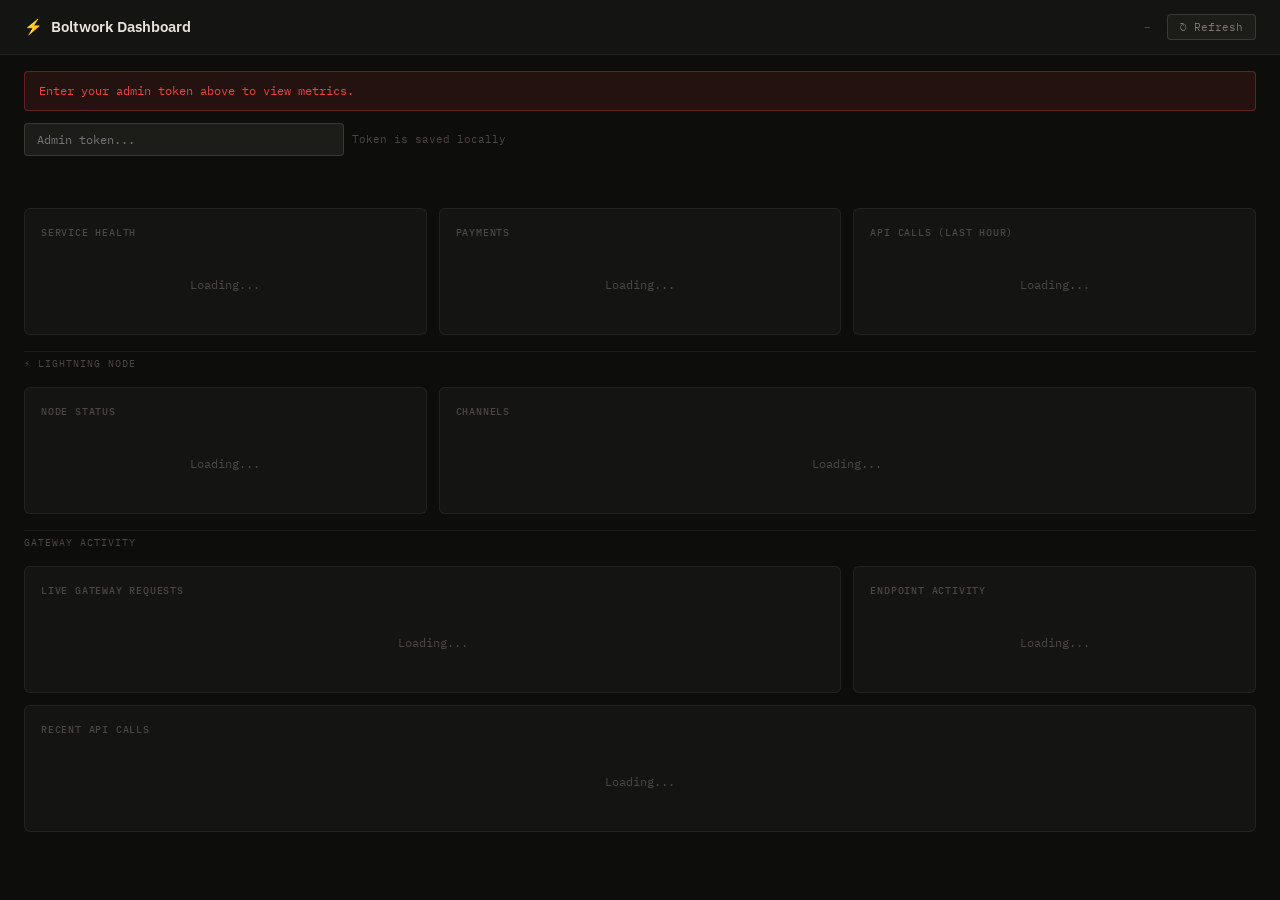
<file: gateway/dashboard.html>
<!DOCTYPE html>
<html lang="en">
<head>
<meta charset="UTF-8">
<meta name="viewport" content="width=device-width, initial-scale=1.0">
<title>Boltwork — Live Dashboard</title>
<style>
@import url('https://fonts.googleapis.com/css2?family=IBM+Plex+Mono:wght@400;500;600&family=IBM+Plex+Sans:wght@400;500;600&display=swap');
*,*::before,*::after{box-sizing:border-box;margin:0;padding:0}
:root{
  --bg:#0d0d0b;--surface:#141412;--surface2:#1c1c19;--surface3:#242420;
  --border:rgba(255,255,255,0.06);--border2:rgba(255,255,255,0.12);
  --text:#e8e4dc;--text2:#7a7870;--text3:#4a4844;
  --gold:#f5a623;--green:#22c55e;--red:#ef4444;--blue:#60a5fa;--amber:#fbbf24;
  --mono:'IBM Plex Mono',monospace;--sans:'IBM Plex Sans',sans-serif;
}
body{font-family:var(--mono);background:var(--bg);color:var(--text);font-size:13px;line-height:1.5;min-height:100vh}
header{background:var(--surface);border-bottom:1px solid var(--border);padding:14px 24px;display:flex;align-items:center;justify-content:space-between;position:sticky;top:0;z-index:10}
.logo{font-family:var(--sans);font-weight:600;font-size:15px;display:flex;align-items:center;gap:8px}
.logo-bolt{color:var(--gold)}
.header-right{display:flex;align-items:center;gap:16px}
.last-update{font-size:11px;color:var(--text3)}
.refresh-btn{font-family:var(--mono);font-size:11px;background:var(--surface2);border:1px solid var(--border2);color:var(--text2);padding:5px 12px;border-radius:4px;cursor:pointer;transition:all 0.15s}
.refresh-btn:hover{color:var(--text);border-color:var(--gold)}
.refresh-btn.loading{color:var(--gold);border-color:var(--gold)}
.main{padding:20px 24px;display:grid;grid-template-columns:1fr 1fr 1fr;gap:12px;max-width:1400px;margin:0 auto}
.card{background:var(--surface);border:1px solid var(--border);border-radius:6px;padding:16px;position:relative}
.card.span2{grid-column:span 2}
.card.span3{grid-column:span 3}
.card-label{font-size:10px;letter-spacing:0.08em;text-transform:uppercase;color:var(--text3);margin-bottom:12px;font-weight:500}
.metric-big{font-family:var(--sans);font-size:32px;font-weight:600;line-height:1;margin-bottom:4px}
.metric-sub{font-size:11px;color:var(--text2)}
.status-dot{width:8px;height:8px;border-radius:50%;display:inline-block;margin-right:6px;flex-shrink:0}
.status-ok{background:var(--green)}
.status-down{background:var(--red)}
.status-degraded{background:var(--amber)}
.status-unknown{background:var(--text3)}
.health-row{display:flex;align-items:center;gap:8px;padding:8px 0;border-bottom:1px solid var(--border)}
.health-row:last-child{border-bottom:none}
.health-name{flex:1;color:var(--text2)}
.health-status{font-weight:500}
.health-latency{font-size:11px;color:var(--text3);margin-left:auto}
.stat-grid{display:grid;grid-template-columns:1fr 1fr;gap:8px}
.stat-item{background:var(--surface2);border-radius:4px;padding:10px 12px}
.stat-val{font-family:var(--sans);font-size:20px;font-weight:600;color:var(--text)}
.stat-label{font-size:10px;color:var(--text3);margin-top:2px;text-transform:uppercase;letter-spacing:0.06em}
.log-list{display:flex;flex-direction:column;gap:3px;max-height:320px;overflow-y:auto}
.log-item{display:flex;gap:8px;padding:5px 8px;border-radius:3px;background:var(--surface2);font-size:11px;align-items:flex-start}
.log-ts{color:var(--text3);flex-shrink:0;width:56px}
.log-method{color:var(--gold);flex-shrink:0;width:40px}
.log-path{color:var(--blue);flex:1;word-break:break-all}
.log-ua{color:var(--text3);font-size:10px;flex-shrink:0;max-width:100px;overflow:hidden;text-overflow:ellipsis;white-space:nowrap}
.ep-list{display:flex;flex-direction:column;gap:4px}
.ep-row{display:flex;align-items:center;gap:8px;padding:6px 8px;background:var(--surface2);border-radius:3px}
.ep-name{flex:1;color:var(--text2);font-size:11px}
.ep-calls{color:var(--text);font-weight:500;width:32px;text-align:right}
.ep-bar-wrap{flex:2;height:4px;background:var(--surface3);border-radius:2px}
.ep-bar{height:4px;background:var(--gold);border-radius:2px;transition:width 0.4s}
.ep-success{color:var(--green);font-size:10px;width:28px;text-align:right}
.ep-error{color:var(--red);font-size:10px;width:28px;text-align:right}
.token-input{width:100%;background:var(--surface2);border:1px solid var(--border2);color:var(--text);font-family:var(--mono);font-size:12px;padding:8px 12px;border-radius:4px;outline:none;margin-bottom:12px}
.token-input:focus{border-color:var(--gold)}
.error-banner{background:rgba(239,68,68,0.1);border:1px solid rgba(239,68,68,0.3);color:var(--red);padding:10px 14px;border-radius:4px;font-size:12px;margin-bottom:12px;display:none}
.no-data{color:var(--text3);font-size:12px;text-align:center;padding:24px}
.pulse{animation:pulse 2s ease infinite}
@keyframes pulse{0%,100%{opacity:1}50%{opacity:0.5}}
/* Channel bar */
.chan-bar-wrap{width:100%;height:8px;background:var(--surface3);border-radius:4px;overflow:hidden;margin:6px 0 2px}
.chan-bar-local{height:8px;background:var(--gold);border-radius:4px 0 0 4px;display:inline-block;float:left}
.chan-bar-remote{height:8px;background:var(--green);display:inline-block;float:left}
.chan-row{padding:10px 0;border-bottom:1px solid var(--border)}
.chan-row:last-child{border-bottom:none}
.chan-peer{font-size:12px;color:var(--text);margin-bottom:4px;display:flex;align-items:center;gap:8px}
.chan-stats{display:flex;gap:16px;font-size:11px;color:var(--text2)}
.chan-stat{display:flex;flex-direction:column;gap:1px}
.chan-stat-val{color:var(--text);font-weight:500}
.section-divider{grid-column:span 3;border-top:1px solid var(--border);margin:4px 0;display:flex;align-items:center;gap:12px;padding-top:4px}
.section-divider-label{font-size:10px;letter-spacing:0.1em;text-transform:uppercase;color:var(--text3)}
@media(max-width:900px){.main{grid-template-columns:1fr 1fr}.card.span3{grid-column:span 2}.section-divider{grid-column:span 2}}
@media(max-width:600px){.main{grid-template-columns:1fr}.card.span2,.card.span3{grid-column:span 1}.section-divider{grid-column:span 1}}
</style>
</head>
<body>

<header>
  <div class="logo"><span class="logo-bolt">⚡</span> Boltwork Dashboard</div>
  <div class="header-right">
    <span class="last-update" id="last-update">–</span>
    <button class="refresh-btn" id="refresh-btn" onclick="fetchAll()">↻ Refresh</button>
  </div>
</header>

<div style="padding:16px 24px;max-width:1400px;margin:0 auto">
  <div id="error-banner" class="error-banner"></div>
  <div style="display:flex;align-items:center;gap:8px;margin-bottom:16px">
    <input type="password" class="token-input" id="token-input" placeholder="Admin token..." style="max-width:320px;margin:0"
      onchange="localStorage.setItem('bw_admin_token',this.value);fetchAll()">
    <span style="font-size:11px;color:var(--text3)">Token is saved locally</span>
  </div>
</div>

<div class="main" id="dashboard">

  <!-- Health -->
  <div class="card">
    <div class="card-label">Service health</div>
    <div id="health-content"><div class="no-data pulse">Loading...</div></div>
  </div>

  <!-- Invoice stats -->
  <div class="card">
    <div class="card-label">Payments</div>
    <div id="invoice-content"><div class="no-data pulse">Loading...</div></div>
  </div>

  <!-- API calls -->
  <div class="card">
    <div class="card-label">API calls (last hour)</div>
    <div id="calls-content"><div class="no-data pulse">Loading...</div></div>
  </div>

  <!-- Section divider -->
  <div class="section-divider">
    <span class="section-divider-label">⚡ Lightning Node</span>
  </div>

  <!-- Node status -->
  <div class="card">
    <div class="card-label">Node status</div>
    <div id="node-content"><div class="no-data pulse">Loading...</div></div>
  </div>

  <!-- Channels -->
  <div class="card span2">
    <div class="card-label">Channels</div>
    <div id="channels-content"><div class="no-data pulse">Loading...</div></div>
  </div>

  <!-- Section divider -->
  <div class="section-divider">
    <span class="section-divider-label">Gateway activity</span>
  </div>

  <!-- Gateway requests -->
  <div class="card span2">
    <div class="card-label">Live gateway requests</div>
    <div id="requests-content"><div class="no-data pulse">Loading...</div></div>
  </div>

  <!-- Endpoint breakdown -->
  <div class="card">
    <div class="card-label">Endpoint activity</div>
    <div id="endpoints-content"><div class="no-data pulse">Loading...</div></div>
  </div>

  <!-- Recent API activity -->
  <div class="card span3">
    <div class="card-label">Recent API calls</div>
    <div id="recent-content"><div class="no-data pulse">Loading...</div></div>
  </div>

</div>

<script>
const API     = 'https://parsebit.fly.dev/admin/metrics';
const LND_API = 'https://parsebit.fly.dev/admin/lnd';
let autoRefresh;

function getToken() {
  return document.getElementById('token-input').value ||
         localStorage.getItem('bw_admin_token') || '';
}

function statusDot(status) {
  const cls = status === 'ok' ? 'status-ok' : status === 'down' ? 'status-down' : 'status-degraded';
  return `<span class="status-dot ${cls}"></span>`;
}

function fmtTime(ts) {
  if (!ts) return '–';
  try {
    const d = new Date(ts);
    return d.toLocaleTimeString('en-GB', {hour:'2-digit',minute:'2-digit',second:'2-digit'});
  } catch { return ts.slice(11,19) || '–'; }
}

function fmtSats(n) {
  if (!n) return '0';
  return Number(n).toLocaleString();
}

function fmtPath(path) { return path || '/'; }

async function fetchAll() {
  const token = getToken();
  if (!token) {
    document.getElementById('error-banner').textContent = 'Enter your admin token above to view metrics.';
    document.getElementById('error-banner').style.display = 'block';
    return;
  }

  const btn = document.getElementById('refresh-btn');
  btn.classList.add('loading');
  btn.textContent = '↻ Loading...';

  try {
    const [metricsRes, lndRes] = await Promise.all([
      fetch(API,     { headers: { 'X-Admin-Token': token } }),
      fetch(LND_API, { headers: { 'X-Admin-Token': token } })
    ]);

    if (metricsRes.status === 403) {
      document.getElementById('error-banner').textContent = 'Invalid admin token.';
      document.getElementById('error-banner').style.display = 'block';
      return;
    }

    document.getElementById('error-banner').style.display = 'none';
    const data = await metricsRes.json();
    const lnd  = lndRes.ok ? await lndRes.json() : null;
    render(data, lnd);
    document.getElementById('last-update').textContent = 'Updated ' + new Date().toLocaleTimeString('en-GB');

  } catch(e) {
    document.getElementById('error-banner').textContent = 'Failed to fetch metrics: ' + e.message;
    document.getElementById('error-banner').style.display = 'block';
  } finally {
    btn.classList.remove('loading');
    btn.textContent = '↻ Refresh';
  }
}

function render(d, lnd) {
  // Health
  const gw  = d.health?.gateway || {};
  const api = d.health?.api || {};
  document.getElementById('health-content').innerHTML = `
    <div class="health-row">
      ${statusDot(gw.status)}<span class="health-name">L402 Gateway</span>
      <span class="health-status" style="color:${gw.status==='ok'?'var(--green)':gw.status==='down'?'var(--red)':'var(--amber)'}">${gw.status||'–'}</span>
      ${gw.latency_ms ? `<span class="health-latency">${gw.latency_ms}ms</span>` : ''}
    </div>
    <div class="health-row">
      ${statusDot(api.status)}<span class="health-name">Parsebit API</span>
      <span class="health-status" style="color:${api.status==='ok'?'var(--green)':api.status==='down'?'var(--red)':'var(--amber)'}">${api.status||'–'}</span>
      ${api.latency_ms ? `<span class="health-latency">${api.latency_ms}ms</span>` : ''}
    </div>
    <div class="health-row">
      ${statusDot(d.fly_logs_available?'ok':'degraded')}<span class="health-name">Fly logs</span>
      <span class="health-status" style="color:${d.fly_logs_available?'var(--green)':'var(--amber)'}">${d.fly_logs_available?'available':'no token'}</span>
    </div>
  `;

  // Invoices
  const inv = d.invoices || {};
  document.getElementById('invoice-content').innerHTML = `
    <div class="stat-grid">
      <div class="stat-item">
        <div class="stat-val" style="color:var(--green)">${inv.settled||0}</div>
        <div class="stat-label">Settled</div>
      </div>
      <div class="stat-item">
        <div class="stat-val" style="color:var(--gold)">${fmtSats(inv.total_sats)}</div>
        <div class="stat-label">Total sats</div>
      </div>
    </div>
  `;

  // API calls
  const bw = d.boltwork || {};
  document.getElementById('calls-content').innerHTML = `
    <div class="stat-grid">
      <div class="stat-item">
        <div class="stat-val">${bw.total_calls||0}</div>
        <div class="stat-label">Total</div>
      </div>
      <div class="stat-item">
        <div class="stat-val" style="color:var(--green)">${bw.success_calls||0}</div>
        <div class="stat-label">Success</div>
      </div>
      <div class="stat-item">
        <div class="stat-val" style="color:var(--red)">${bw.error_calls||0}</div>
        <div class="stat-label">Errors</div>
      </div>
      <div class="stat-item">
        <div class="stat-val">${d.aperture?.total_requests||0}</div>
        <div class="stat-label">402 issued</div>
      </div>
    </div>
  `;

  // LND Node status
  if (!lnd) {
    document.getElementById('node-content').innerHTML = '<div class="no-data">LND data unavailable</div>';
    document.getElementById('channels-content').innerHTML = '<div class="no-data">LND data unavailable</div>';
  } else {
    const nodeStatus = lnd.synced ? 'ok' : 'degraded';
    document.getElementById('node-content').innerHTML = `
      <div class="health-row">
        ${statusDot(nodeStatus)}
        <span class="health-name">Node</span>
        <span class="health-status" style="color:${lnd.synced?'var(--green)':'var(--amber)'}">${lnd.synced?'synced':'syncing'}</span>
      </div>
      <div class="health-row">
        ${statusDot(lnd.active_channels > 0 ? 'ok' : 'down')}
        <span class="health-name">Active channels</span>
        <span class="health-status" style="color:${lnd.active_channels>0?'var(--green)':'var(--red)'}">${lnd.active_channels||0}</span>
      </div>
      <div class="health-row">
        ${statusDot(lnd.num_peers > 0 ? 'ok' : 'degraded')}
        <span class="health-name">Peers</span>
        <span class="health-status">${lnd.num_peers||0}</span>
      </div>
      <div class="health-row">
        <span class="status-dot status-unknown"></span>
        <span class="health-name">Block height</span>
        <span class="health-status" style="color:var(--text2)">${(lnd.block_height||0).toLocaleString()}</span>
      </div>
      <div class="health-row">
        <span class="status-dot" style="background:var(--gold)"></span>
        <span class="health-name">Alias</span>
        <span class="health-status" style="color:var(--gold)">${lnd.alias||'–'}</span>
      </div>
    `;

    // Channels
    const channels = lnd.channels || [];
    if (channels.length === 0) {
      document.getElementById('channels-content').innerHTML = '<div class="no-data">No channels</div>';
    } else {
      const totalInbound  = channels.reduce((s,c) => s + (c.remote_balance||0), 0);
      const totalOutbound = channels.reduce((s,c) => s + (c.local_balance||0), 0);
      const totalCapacity = channels.reduce((s,c) => s + (c.capacity||0), 0);

      document.getElementById('channels-content').innerHTML = `
        <div class="stat-grid" style="margin-bottom:14px">
          <div class="stat-item">
            <div class="stat-val" style="color:var(--green)">${fmtSats(totalInbound)}</div>
            <div class="stat-label">Inbound (sats)</div>
          </div>
          <div class="stat-item">
            <div class="stat-val" style="color:var(--gold)">${fmtSats(totalOutbound)}</div>
            <div class="stat-label">Outbound (sats)</div>
          </div>
        </div>
        ${channels.map(ch => {
          const cap    = ch.capacity || 1;
          const localPct  = Math.round((ch.local_balance||0) / cap * 100);
          const remotePct = Math.round((ch.remote_balance||0) / cap * 100);
          const active = ch.active;
          return `
            <div class="chan-row">
              <div class="chan-peer">
                <span class="status-dot ${active?'status-ok':'status-down'}"></span>
                <strong>${ch.peer_alias||ch.remote_pubkey?.slice(0,16)+'...'}</strong>
                <span style="font-size:10px;color:var(--text3)">${fmtSats(cap)} sats</span>
              </div>
              <div class="chan-bar-wrap" style="overflow:hidden">
                <div class="chan-bar-local"  style="width:${localPct}%"></div>
                <div class="chan-bar-remote" style="width:${remotePct}%"></div>
              </div>
              <div style="display:flex;justify-content:space-between;font-size:10px;color:var(--text3);margin-top:2px">
                <span style="color:var(--gold)">out: ${fmtSats(ch.local_balance)}</span>
                <span style="color:var(--green)">in: ${fmtSats(ch.remote_balance)}</span>
              </div>
            </div>
          `;
        }).join('')}
      `;
    }
  }

  // Gateway requests
  const reqs = (d.aperture?.recent_requests || []).slice().reverse();
  if (reqs.length === 0) {
    document.getElementById('requests-content').innerHTML = '<div class="no-data">No requests yet</div>';
  } else {
    document.getElementById('requests-content').innerHTML = `
      <div class="log-list">
        ${reqs.map(r => `
          <div class="log-item">
            <span class="log-ts">${fmtTime(r.ts)}</span>
            <span class="log-method">${r.method||'?'}</span>
            <span class="log-path">${fmtPath(r.path)}</span>
            <span class="log-ua" title="${r.user_agent||''}">${r.user_agent||'–'}</span>
          </div>
        `).join('')}
      </div>
    `;
  }

  // Endpoints
  const eps = bw.by_endpoint || {};
  const maxCalls = Math.max(1, ...Object.values(eps).map(e => e.calls));
  const epEntries = Object.entries(eps).sort((a,b) => b[1].calls - a[1].calls);
  if (epEntries.length === 0) {
    document.getElementById('endpoints-content').innerHTML = '<div class="no-data">No API calls yet</div>';
  } else {
    document.getElementById('endpoints-content').innerHTML = `
      <div class="ep-list">
        ${epEntries.map(([ep, stats]) => `
          <div class="ep-row">
            <span class="ep-name">${ep}</span>
            <span class="ep-calls">${stats.calls}</span>
            <div class="ep-bar-wrap"><div class="ep-bar" style="width:${Math.round(stats.calls/maxCalls*100)}%"></div></div>
            <span class="ep-success">✓${stats.success||0}</span>
            <span class="ep-error">${stats.errors>0?'✗'+stats.errors:''}</span>
          </div>
        `).join('')}
      </div>
    `;
  }

  // Recent API calls
  const recent = (bw.recent || []).slice().reverse();
  if (recent.length === 0) {
    document.getElementById('recent-content').innerHTML = '<div class="no-data">No API calls in logs yet — check FLY_API_TOKEN is set</div>';
  } else {
    document.getElementById('recent-content').innerHTML = `
      <div class="log-list">
        ${recent.map(r => `
          <div class="log-item">
            <span class="log-ts">${fmtTime(r.ts)}</span>
            <span class="log-method" style="color:${r.status==='success'?'var(--green)':r.status==='error'?'var(--red)':'var(--text2)'}">${r.status||'?'}</span>
            <span class="log-path">${r.endpoint||'–'}</span>
            <span class="log-ua">${r.duration_ms?r.duration_ms+'ms':''}</span>
          </div>
        `).join('')}
      </div>
    `;
  }
}

// Init
window.addEventListener('load', () => {
  const saved = localStorage.getItem('bw_admin_token');
  if (saved) document.getElementById('token-input').value = saved;
  fetchAll();
  autoRefresh = setInterval(fetchAll, 30000);
});
</script>
</body>
</html>
</file>
<file: css/style.css>
/* ============================================================
   CrackedMinds — style.css
   Bipsync-inspired layout · Black & Orange brand
   ============================================================ */

/* 1. Reset
   ---------------------------------------------------------- */
*, *::before, *::after { box-sizing: border-box; margin: 0; padding: 0; }
ul { list-style: none; }
img { max-width: 100%; display: block; }
a { text-decoration: none; color: inherit; }
button { border: none; background: none; cursor: pointer; font: inherit; }

/* 2. Tokens
   ---------------------------------------------------------- */
:root {
  --bg:            #060606;
  --surface:       #0e0e0e;
  --surface-2:     #151515;
  --surface-3:     #1c1c1c;

  --orange:        #f97316;
  --orange-hover:  #fb923c;
  --orange-dim:    rgba(249, 115, 22, 0.1);
  --orange-glow:   rgba(249, 115, 22, 0.25);
  --orange-border: rgba(249, 115, 22, 0.3);

  --white:         #ffffff;
  --text:          rgba(255, 255, 255, 0.88);
  --text-muted:    rgba(255, 255, 255, 0.52);
  --text-dim:      rgba(255, 255, 255, 0.25);

  --border:        rgba(255, 255, 255, 0.07);
  --border-bright: rgba(255, 255, 255, 0.12);

  --font-head: 'Space Grotesk', sans-serif;
  --font-body: 'Inter', sans-serif;

  --space-lg:  4rem;
  --space-xl:  7rem;

  --max-width: 1200px;
  --nav-height: 160px;

  --radius-sm: 6px;
  --radius-md: 12px;
  --radius-lg: 20px;

  --ease:      all 0.25s ease;
  --ease-slow: all 0.45s ease;
}

/* 3. Base
   ---------------------------------------------------------- */
html { scroll-behavior: smooth; font-size: 16px; }

body {
  font-family: var(--font-body);
  font-size: 1rem;
  line-height: 1.7;
  color: var(--text);
  background: var(--bg);
  -webkit-font-smoothing: antialiased;
  -moz-osx-font-smoothing: grayscale;
}

h1, h2, h3, h4 {
  font-family: var(--font-head);
  line-height: 1.1;
  font-weight: 700;
  color: var(--white);
}
h1 { font-size: clamp(2.8rem, 6vw, 5rem); font-weight: 800; letter-spacing: -0.03em; }
h2 { font-size: clamp(1.9rem, 3.5vw, 2.9rem); letter-spacing: -0.02em; }
h3 { font-size: 1.1rem; font-weight: 600; letter-spacing: -0.01em; }

section[id] { scroll-margin-top: var(--nav-height); }

/* 4. Utilities
   ---------------------------------------------------------- */
.container {
  max-width: var(--max-width);
  margin: 0 auto;
  padding: 0 1.5rem;
}

.section-pad { padding: var(--space-xl) 0; }

.text-orange { color: var(--orange); }

.section-label {
  font-family: var(--font-head);
  font-size: 0.68rem;
  font-weight: 600;
  letter-spacing: 0.2em;
  text-transform: uppercase;
  color: var(--orange);
  opacity: 0.75;
  display: inline-block;
  margin-bottom: 1rem;
}

.section-header { text-align: center; margin-bottom: var(--space-lg); }
.section-header .section-label { margin-bottom: 0.75rem; }
.section-header h2 { margin-bottom: 0.75rem; }
.section-intro {
  font-size: 1.05rem;
  color: var(--text-muted);
  max-width: 520px;
  margin: 0 auto;
  font-weight: 300;
}

/* 5. Buttons
   ---------------------------------------------------------- */
.btn {
  display: inline-flex;
  align-items: center;
  gap: 0.6rem;
  padding: 0.8rem 1.8rem;
  border-radius: var(--radius-sm);
  font-family: var(--font-head);
  font-size: 0.875rem;
  font-weight: 600;
  letter-spacing: 0.02em;
  transition: var(--ease);
  white-space: nowrap;
  border: 2px solid transparent;
}

.btn-primary {
  background: var(--orange);
  color: #0a0a0a;
  border-color: var(--orange);
}
.btn-primary:hover {
  background: var(--orange-hover);
  border-color: var(--orange-hover);
  box-shadow: 0 0 28px var(--orange-glow);
  transform: translateY(-2px);
}

.btn-ghost {
  background: transparent;
  color: var(--white);
  border-color: var(--border-bright);
}
.btn-ghost:hover {
  border-color: var(--orange);
  color: var(--orange);
  background: var(--orange-dim);
  transform: translateY(-2px);
}

.btn-lg   { padding: 1rem 2.25rem; font-size: 0.95rem; }
.btn-full { width: 100%; justify-content: center; }

/* 6. Navbar
   ---------------------------------------------------------- */
.navbar {
  position: fixed;
  top: 0; left: 0; right: 0;
  z-index: 1000;
  transition: background 0.35s ease, border-color 0.35s ease, box-shadow 0.35s ease;
  border-bottom: 1px solid transparent;
}
.navbar.scrolled {
  background: rgba(6, 6, 6, 0.96);
  border-bottom-color: rgba(249, 115, 22, 0.18);
  box-shadow: 0 4px 40px rgba(0, 0, 0, 0.7);
  backdrop-filter: blur(20px);
  -webkit-backdrop-filter: blur(20px);
}

.navbar__inner {
  display: flex;
  align-items: center;
  gap: 2rem;
  height: var(--nav-height);
}

.navbar__logo { flex-shrink: 0; }

.logo-img {
  height: 160px;
  width: auto;
  display: block;
  filter: brightness(0) invert(1);
}
.logo-img--sm { height: 80px; }

.navbar__links {
  display: flex;
  align-items: center;
  gap: 0.25rem;
  margin-left: auto;
}
.navbar__links a {
  padding: 0.45rem 0.9rem;
  font-family: var(--font-head);
  font-size: 0.825rem;
  font-weight: 600;
  letter-spacing: 0.03em;
  color: var(--text-muted);
  border-radius: var(--radius-sm);
  transition: var(--ease);
  position: relative;
}
.navbar__links a:hover,
.navbar__links a.active { color: var(--white); }
.navbar__links a.active::after {
  content: '';
  position: absolute;
  bottom: -2px; left: 50%;
  transform: translateX(-50%);
  width: 16px; height: 2px;
  background: var(--orange);
  border-radius: 2px;
}

.navbar__cta { margin-left: 1rem; }

.navbar__toggle {
  display: none;
  flex-direction: column;
  gap: 5px;
  padding: 8px;
  margin-left: auto;
}
.navbar__toggle span {
  display: block;
  width: 22px; height: 2px;
  background: var(--white);
  border-radius: 2px;
  transition: var(--ease);
}
.navbar__toggle[aria-expanded="true"] span:nth-child(1) { transform: translateY(7px) rotate(45deg); }
.navbar__toggle[aria-expanded="true"] span:nth-child(2) { opacity: 0; }
.navbar__toggle[aria-expanded="true"] span:nth-child(3) { transform: translateY(-7px) rotate(-45deg); }

.mobile-menu {
  display: none;
  background: rgba(6, 6, 6, 0.98);
  border-top: 1px solid var(--border);
  max-height: 0;
  overflow: hidden;
  transition: max-height 0.35s ease;
}
.mobile-menu.open { max-height: 380px; }
.mobile-menu ul {
  padding: 1rem 1.5rem;
  display: flex;
  flex-direction: column;
  gap: 0.2rem;
}
.mobile-menu ul a {
  display: block;
  padding: 0.8rem 1rem;
  font-family: var(--font-head);
  font-size: 0.9rem;
  font-weight: 600;
  color: var(--text-muted);
  border-radius: var(--radius-sm);
  transition: var(--ease);
}
.mobile-menu ul a:hover { color: var(--white); }
.mobile-menu .btn { margin: 0 1.5rem 1.25rem; }

/* 7. Hero
   ---------------------------------------------------------- */
.hero {
  position: relative;
  min-height: 100vh;
  min-height: 100svh;
  display: flex;
  flex-direction: column;
  background:
    radial-gradient(ellipse 65% 55% at 78% 22%, rgba(249,115,22,0.08) 0%, transparent 55%),
    radial-gradient(ellipse 45% 40% at 12% 82%, rgba(249,115,22,0.04) 0%, transparent 55%),
    var(--bg);
  overflow: hidden;
}

/* Background layers */
.hero__canvas {
  position: absolute;
  inset: 0;
  width: 100%; height: 100%;
  pointer-events: none;
  z-index: 1;
}

.hero__grid {
  position: absolute;
  inset: -80px;
  background-image:
    linear-gradient(rgba(249, 115, 22, 0.032) 1px, transparent 1px),
    linear-gradient(90deg, rgba(249, 115, 22, 0.032) 1px, transparent 1px);
  background-size: 72px 72px;
  animation: gridDrift 30s linear infinite;
  pointer-events: none;
  z-index: 0;
}
@keyframes gridDrift {
  0%   { transform: translateY(0); }
  100% { transform: translateY(72px); }
}

.hero__scan {
  position: absolute;
  inset: 0;
  pointer-events: none;
  z-index: 1;
  overflow: hidden;
}
.hero__scan::after {
  content: '';
  position: absolute;
  top: 0; left: -100%;
  width: 60%; height: 100%;
  background: linear-gradient(90deg,
    transparent 0%,
    rgba(249, 115, 22, 0.022) 45%,
    rgba(249, 115, 22, 0.05) 50%,
    rgba(249, 115, 22, 0.022) 55%,
    transparent 100%);
  animation: scanBeam 9s ease-in-out infinite;
}
@keyframes scanBeam {
  0%   { left: -60%; }
  100% { left: 110%; }
}

.hero__glow {
  position: absolute;
  width: 650px; height: 650px;
  border-radius: 50%;
  background: radial-gradient(circle, rgba(249, 115, 22, 0.11) 0%, transparent 65%);
  top: -150px; right: -100px;
  filter: blur(80px);
  pointer-events: none;
  z-index: 0;
}

/* Hero layout: left content / right visual */
.hero__layout {
  flex: 1;
  display: grid;
  grid-template-columns: 1fr 1fr;
  gap: 3rem;
  align-items: center;
  position: relative;
  z-index: 2;
  padding-top: calc(var(--nav-height) + 3rem);
  padding-bottom: 3rem;
}

/* Left */
.hero__tag {
  font-family: var(--font-head);
  font-size: 0.68rem;
  font-weight: 600;
  letter-spacing: 0.2em;
  text-transform: uppercase;
  color: var(--text-dim);
  margin-bottom: 2rem;
  display: flex;
  align-items: center;
  gap: 0.5rem;
  flex-wrap: wrap;
}
.hero__tag-bracket { color: var(--orange); opacity: 0.65; }
.hero__tag-dash    { letter-spacing: 0; }

.hero__headline {
  margin-bottom: 1.75rem;
  letter-spacing: -0.03em;
}
.hero__em {
  font-style: normal;
  color: var(--orange);
  text-shadow: 0 0 70px rgba(249, 115, 22, 0.45);
}

.hero__sub {
  max-width: 540px;
  color: var(--text-muted);
  font-weight: 300;
  line-height: 1.85;
  margin-bottom: 2.75rem;
  font-size: 1.05rem;
}

.hero__actions { display: flex; flex-wrap: wrap; gap: 1rem; }

/* Right: brain & cogs visual */
.hero__right {
  position: relative;
  display: flex;
  align-items: center;
  justify-content: center;
}

.brain-visual {
  position: relative;
  width: 100%;
  max-width: 500px;
  animation: brainFloat 9s ease-in-out infinite;
}
.brain-img {
  width: 100%;
  height: auto;
  display: block;
}
.brain-gears-svg {
  position: absolute;
  top: 0;
  left: 0;
  width: 100%;
  height: 100%;
  pointer-events: none;
}
@keyframes brainFloat {
  0%, 100% { transform: translateY(0); }
  50%       { transform: translateY(-14px); }
}

/* Metrics strip */
.hero__strip {
  position: relative;
  z-index: 2;
  border-top: 1px solid var(--border);
  background: rgba(6, 6, 6, 0.85);
  backdrop-filter: blur(12px);
  -webkit-backdrop-filter: blur(12px);
  padding: 1.5rem 0;
}

.hero__strip-inner {
  display: flex;
  align-items: center;
  flex-wrap: wrap;
}

.strip-item {
  display: flex;
  align-items: center;
  gap: 0.85rem;
  flex: 1;
  min-width: 140px;
  padding: 0.4rem 0;
}

.strip-num {
  font-family: var(--font-head);
  font-size: 1.5rem;
  font-weight: 800;
  color: var(--orange);
  letter-spacing: -0.04em;
  line-height: 1;
  text-shadow: 0 0 24px rgba(249, 115, 22, 0.45);
  white-space: nowrap;
}

.strip-label {
  font-family: var(--font-head);
  font-size: 0.68rem;
  font-weight: 600;
  letter-spacing: 0.1em;
  text-transform: uppercase;
  color: var(--text-dim);
  line-height: 1.3;
}

.strip-sep {
  width: 1px;
  height: 36px;
  background: var(--border-bright);
  margin: 0 2rem;
  flex-shrink: 0;
}

/* 8. Intro — "Intelligence in. Solutions delivered."
   ---------------------------------------------------------- */
.intro-section {
  background: var(--surface);
  border-top: 1px solid var(--border);
  border-bottom: 1px solid var(--border);
}

.intro-grid {
  display: grid;
  grid-template-columns: 1fr 1fr;
  gap: 6rem;
  align-items: center;
}

.intro-text .section-label { text-align: left; }
.intro-text h2 { margin: 0.75rem 0 1.5rem; }

.intro-body {
  color: var(--text-muted);
  font-weight: 300;
  line-height: 1.9;
  margin-bottom: 2rem;
  font-size: 1.05rem;
}

.intro-stats { display: flex; flex-direction: column; }

.big-stat {
  display: flex;
  align-items: center;
  gap: 1.75rem;
  padding: 1.75rem 0;
  border-bottom: 1px solid var(--border);
}
.big-stat:first-child { border-top: 1px solid var(--border); }

.big-stat__num {
  font-family: var(--font-head);
  font-size: 3rem;
  font-weight: 800;
  letter-spacing: -0.04em;
  line-height: 1;
  color: var(--orange);
  text-shadow: 0 0 32px rgba(249, 115, 22, 0.45);
  min-width: 110px;
  flex-shrink: 0;
}

.big-stat__sep {
  width: 1px;
  height: 44px;
  background: var(--border-bright);
  flex-shrink: 0;
}

.big-stat__label {
  font-size: 0.875rem;
  color: var(--text-muted);
  font-weight: 300;
  line-height: 1.55;
}

/* 9. Services
   ---------------------------------------------------------- */
.services-section { background: var(--bg); }

.services-grid {
  display: grid;
  grid-template-columns: repeat(5, 1fr);
  gap: 1px;
  background: var(--border);
  border: 1px solid var(--border);
  border-radius: var(--radius-md);
  overflow: hidden;
}

.service-card {
  --c: 249, 115, 22; /* default orange — overridden per card below */
  background: var(--surface);
  padding: 2.25rem 2rem;
  display: flex;
  flex-direction: column;
  gap: 1.25rem;
  position: relative;
  overflow: hidden;
  transition: var(--ease-slow);
}

/* Per-card accent colours */
.services-grid .service-card:nth-child(1) { --c: 96,  165, 250; }  /* blue   — IT Consultancy  */
.services-grid .service-card:nth-child(2) { --c: 249, 115, 22;  }  /* orange — AI Consultancy  */
.services-grid .service-card:nth-child(3) { --c: 167, 139, 250; }  /* violet — M&A             */
.services-grid .service-card:nth-child(4) { --c: 45,  212, 191; }  /* teal   — PMO in a Box    */
.services-grid .service-card:nth-child(5) { --c: 251, 191, 36;  }  /* amber  — Boltwork API    */

.service-card::before {
  content: '';
  position: absolute;
  top: 0; left: 0; right: 0;
  height: 3px;
  background: transparent;
  transition: var(--ease);
}
.service-card:hover::before { background: rgb(var(--c)); }
.service-card:hover { background: var(--surface-2); }

.service-card__num {
  position: absolute;
  top: 1.25rem; right: 1.25rem;
  font-family: var(--font-head);
  font-size: 3.5rem;
  font-weight: 800;
  color: rgba(var(--c), 0.07);
  line-height: 1;
  pointer-events: none;
  letter-spacing: -0.05em;
  transition: var(--ease-slow);
  user-select: none;
}
.service-card:hover .service-card__num { color: rgba(var(--c), 0.14); }

.service-card__icon {
  width: 44px; height: 44px;
  background: rgba(var(--c), 0.1);
  border: 1px solid rgba(var(--c), 0.3);
  border-radius: var(--radius-sm);
  display: flex;
  align-items: center;
  justify-content: center;
  font-size: 1.1rem;
  color: rgb(var(--c));
  flex-shrink: 0;
}

.service-card h3 { color: var(--white); }

.service-card__list { display: flex; flex-direction: column; gap: 0.55rem; }
.service-card__btn  { margin-top: auto; font-size: 0.8rem; padding: 0.55rem 1.1rem; }
.service-card__list li {
  font-size: 0.85rem;
  color: var(--text-muted);
  padding-left: 1.1rem;
  position: relative;
  line-height: 1.5;
}
.service-card__list li::before {
  content: '';
  position: absolute;
  left: 0; top: 0.55em;
  width: 4px; height: 4px;
  border-radius: 50%;
  background: rgb(var(--c));
  opacity: 0.6;
}

.service-card--featured { background: var(--surface-2); }

/* 10. About
   ---------------------------------------------------------- */
.about-section {
  background: var(--surface);
  border-top: 1px solid var(--border);
  border-bottom: 1px solid var(--border);
}

.about__inner {
  display: grid;
  grid-template-columns: 1fr 1fr;
  gap: 6rem;
  align-items: center;
}

.about__text .section-label { text-align: left; }
.about__text h2 { margin: 0.75rem 0 1.5rem; }
.about__body {
  color: var(--text-muted);
  font-weight: 300;
  line-height: 1.9;
  margin-bottom: 2.5rem;
  font-size: 1.05rem;
}

.about__visual {
  position: relative;
  height: 420px;
  display: flex;
  align-items: center;
  justify-content: center;
  margin-top: -14rem;
}
.about__hex {
  position: absolute;
  top: 50%; left: 50%;
  margin: -60px 0 0 -60px;
  z-index: 2;
  width: 120px; height: 120px;
  background: var(--orange-dim);
  border: 1px solid var(--orange-border);
  border-radius: 50%;
  box-shadow: 0 0 40px rgba(249,115,22,0.15), 0 0 80px rgba(249,115,22,0.06);
  display: flex;
  align-items: center;
  justify-content: center;
  animation: orbitCounterSpin 28s linear infinite;
}
.about__hex-inner {
  font-size: 3.2rem;
  color: var(--orange);
  text-shadow: 0 0 40px var(--orange-glow);
}
.about__orbit {
  position: absolute;
  border-radius: 50%;
  border: 1px solid rgba(249, 115, 22, 0.1);
}
.about__orbit--1 {
  width: 280px; height: 280px;
  top: 50%; left: 50%;
  margin: -140px 0 0 -140px;
  animation: orbitSpin 28s linear infinite;
}
.about__orbit--2 {
  width: 390px; height: 390px;
  top: 50%; left: 50%;
  margin: -195px 0 0 -195px;
  border-style: dashed;
  border-color: rgba(249, 115, 22, 0.06);
  animation: orbitSpin 45s linear infinite reverse;
}
@keyframes orbitSpin { from { transform: rotate(0deg); } to { transform: rotate(360deg); } }

/* 11. Why Us
   ---------------------------------------------------------- */
.pillars-grid {
  display: grid;
  grid-template-columns: repeat(3, 1fr);
  gap: 1.5rem;
}
.pillar {
  position: relative;
  padding: 2rem;
  border: 1px solid var(--border);
  border-radius: var(--radius-md);
  background: var(--surface);
  overflow: hidden;
  transition: var(--ease-slow);
}
.pillar::after {
  content: '';
  position: absolute;
  inset: 0;
  background: var(--orange-dim);
  opacity: 0;
  transition: var(--ease);
  pointer-events: none;
}
.pillar:hover {
  border-color: rgba(249, 115, 22, 0.35);
  box-shadow: 0 0 45px rgba(249, 115, 22, 0.07);
  transform: translateY(-3px);
}
.pillar:hover::after { opacity: 1; }

.pillar__num {
  position: absolute;
  top: 1rem; right: 1.25rem;
  font-family: var(--font-head);
  font-size: 3rem;
  font-weight: 800;
  color: rgba(249, 115, 22, 0.055);
  line-height: 1;
  letter-spacing: -0.04em;
  user-select: none;
  pointer-events: none;
}
.pillar__icon {
  position: relative;
  z-index: 1;
  width: 42px; height: 42px;
  background: var(--orange-dim);
  border: 1px solid var(--orange-border);
  border-radius: var(--radius-sm);
  display: flex;
  align-items: center;
  justify-content: center;
  font-size: 1rem;
  color: var(--orange);
  margin-bottom: 1rem;
  flex-shrink: 0;
}
.pillar h3 { position: relative; z-index: 1; color: var(--white); margin-bottom: 0.5rem; }
.pillar p  { position: relative; z-index: 1; font-size: 0.875rem; color: var(--text-muted); line-height: 1.65; margin: 0; font-weight: 300; }

/* 12. Testimonials
   ---------------------------------------------------------- */
.testimonials-section {
  background: var(--surface);
  border-top: 1px solid var(--border);
  border-bottom: 1px solid var(--border);
}
.testimonials-grid {
  display: grid;
  grid-template-columns: repeat(3, 1fr);
  gap: 1.5rem;
}
.testimonial-card {
  background: var(--surface-2);
  border: 1px solid var(--border);
  border-left: 3px solid var(--orange);
  border-radius: var(--radius-md);
  padding: 2rem;
  display: flex;
  flex-direction: column;
  gap: 1.5rem;
  position: relative;
  transition: var(--ease-slow);
}
.testimonial-card:hover {
  border-color: rgba(249, 115, 22, 0.4);
  border-left-color: var(--orange);
  box-shadow: 0 0 40px rgba(249, 115, 22, 0.07);
  transform: translateY(-3px);
}
.testimonial-card__quote {
  font-size: 4.5rem;
  line-height: 1;
  color: var(--orange);
  opacity: 0.18;
  font-family: Georgia, serif;
  position: absolute;
  top: 0.75rem; right: 1.25rem;
  pointer-events: none;
  user-select: none;
}
.testimonial-card__text { font-size: 0.9rem; color: var(--text-muted); line-height: 1.8; font-style: italic; font-weight: 300; flex: 1; }
.testimonial-card__footer {
  display: flex;
  align-items: center;
  gap: 0.875rem;
  padding-top: 1rem;
  border-top: 1px solid var(--border);
}
.testimonial-card__avatar {
  width: 38px; height: 38px;
  border-radius: 50%;
  background: var(--orange-dim);
  border: 1px solid var(--orange-border);
  color: var(--orange);
  display: flex;
  align-items: center;
  justify-content: center;
  font-family: var(--font-head);
  font-size: 0.7rem;
  font-weight: 700;
  letter-spacing: 0.05em;
  flex-shrink: 0;
}
.testimonial-card__meta strong { display: block; font-size: 0.85rem; font-weight: 600; color: var(--white); font-family: var(--font-head); }
.testimonial-card__meta span  { font-size: 0.78rem; color: var(--text-dim); }

/* 13. CTA — "See CrackedMinds in action"
   ---------------------------------------------------------- */
.cta-section {
  position: relative;
  background: var(--surface);
  border-top: 1px solid var(--border);
  border-bottom: 1px solid var(--border);
  overflow: hidden;
  text-align: center;
}
.cta-section__bg {
  position: absolute;
  inset: 0;
  display: flex;
  align-items: center;
  justify-content: center;
  pointer-events: none;
}
/* Teal orbital system */
.cta-orb {
  position: relative;
  width: 420px; height: 420px;
  display: flex; align-items: center; justify-content: center;
  opacity: 0.35;
}

/* Glowing core */
.cta-orb__core {
  position: absolute;
  width: 10px; height: 10px;
  background: #2dd4bf;
  border-radius: 50%;
  box-shadow:
    0 0 8px rgba(45,212,191,0.7),
    0 0 24px rgba(45,212,191,0.25);
  animation: coreBreath 4s ease-in-out infinite;
  z-index: 1;
}
@keyframes coreBreath {
  0%, 100% { transform: scale(1);   }
  50%       { transform: scale(1.3); }
}

/* Orbital rings */
.cta-orb__ring {
  position: absolute;
  border-radius: 50%;
  border: 1px solid rgba(45,212,191,0.2);
}
.cta-orb__ring--1 { width: 120px; height: 120px; animation: ctaRingSpin 20s linear infinite; }
.cta-orb__ring--2 { width: 240px; height: 240px; border-style: dashed; border-color: rgba(45,212,191,0.12); animation: ctaRingSpin 35s linear infinite reverse; }
.cta-orb__ring--3 { width: 380px; height: 380px; animation: ctaRingSpin 55s linear infinite; }
@keyframes ctaRingSpin {
  from { transform: rotate(0deg); }
  to   { transform: rotate(360deg); }
}

/* Orbiting dots */
.cta-orb__dot {
  position: absolute;
  top: 50%; left: 50%;
  border-radius: 50%;
  background: #2dd4bf;
  box-shadow: 0 0 4px rgba(45,212,191,0.7);
  animation: ctaDotOrbit var(--dur, 20s) linear var(--delay, 0s) infinite;
}
.cta-orb__dot--lg { width: 6px; height: 6px; margin: -3px 0 0 -3px; }
.cta-orb__dot--md { width: 5px; height: 5px; margin: -2.5px 0 0 -2.5px; }
.cta-orb__dot--sm { width: 4px; height: 4px; margin: -2px 0 0 -2px; }
@keyframes ctaDotOrbit {
  from { transform: rotate(0deg)   translateX(var(--r, 60px)) rotate(0deg);   }
  to   { transform: rotate(360deg) translateX(var(--r, 60px)) rotate(-360deg); }
}

/* Expanding pulse waves */
.cta-orb__pulse {
  position: absolute;
  width: 18px; height: 18px;
  margin: -9px 0 0 -9px;
  top: 50%; left: 50%;
  border-radius: 50%;
  border: 1px solid rgba(45,212,191,0.4);
  animation: ctaPulseWave 6s ease-out infinite;
}
.cta-orb__pulse--1 { animation-delay: 0s;  }
.cta-orb__pulse--2 { animation-delay: -2s; }
.cta-orb__pulse--3 { animation-delay: -4s; }
@keyframes ctaPulseWave {
  0%   { transform: scale(1);  opacity: 0.5; }
  100% { transform: scale(23); opacity: 0;   }
}
.cta-section__inner {
  position: relative;
  z-index: 1;
  max-width: 680px;
  margin: 0 auto;
}
.cta-section__inner .section-label { margin-bottom: 0.75rem; }
.cta-section__inner h2 { margin-bottom: 1.5rem; }
.cta-section__sub {
  color: var(--text-muted);
  font-size: 1.05rem;
  font-weight: 300;
  max-width: 500px;
  margin: 0 auto 2.5rem;
  line-height: 1.8;
}
.cta-section__actions {
  display: flex;
  flex-wrap: wrap;
  gap: 1rem;
  justify-content: center;
}

/* 14. Contact
   ---------------------------------------------------------- */
.contact-section { background: var(--bg); }
.contact__inner {
  display: grid;
  grid-template-columns: 1fr 1fr;
  gap: 6rem;
  align-items: start;
}
.contact__left .section-label { text-align: left; }
.contact__left h2 { margin: 0.75rem 0 1.25rem; }
.contact__sub { color: var(--text-muted); font-weight: 300; line-height: 1.85; margin-bottom: 2rem; font-size: 1.05rem; }
.contact__details { display: flex; flex-direction: column; gap: 0.75rem; margin-bottom: 2rem; }
.contact__item {
  display: flex;
  align-items: center;
  gap: 0.875rem;
  font-size: 0.9rem;
  color: var(--text-muted);
  transition: var(--ease);
}
a.contact__item:hover { color: var(--orange); }
.contact__item-icon {
  width: 34px; height: 34px;
  background: var(--orange-dim);
  border: 1px solid var(--orange-border);
  border-radius: var(--radius-sm);
  display: flex;
  align-items: center;
  justify-content: center;
  font-size: 0.8rem;
  color: var(--orange);
  flex-shrink: 0;
}
.contact__sam {
  display: flex;
  align-items: flex-start;
  gap: 1rem;
  padding: 1.25rem;
  background: var(--surface);
  border-radius: var(--radius-md);
  border: 1px solid var(--border);
}
.contact__sam strong { display: block; font-size: 0.875rem; font-weight: 600; color: var(--white); font-family: var(--font-head); margin-bottom: 0.25rem; }
.contact__sam p { font-size: 0.8rem; color: var(--text-muted); margin: 0; line-height: 1.5; font-weight: 300; }

.sam__pulse { position: relative; flex-shrink: 0; margin-top: 4px; width: 10px; height: 10px; }
.sam__dot   { width: 10px; height: 10px; border-radius: 50%; background: #22c55e; position: relative; }

/* 15. Contact Form
   ---------------------------------------------------------- */
.contact-form {
  background: var(--surface);
  border: 1px solid var(--border);
  border-radius: var(--radius-lg);
  padding: 2.5rem;
  display: flex;
  flex-direction: column;
  gap: 1.25rem;
}
.form-group { display: flex; flex-direction: column; gap: 0.45rem; }
.form-group label {
  font-family: var(--font-head);
  font-size: 0.75rem;
  font-weight: 600;
  letter-spacing: 0.08em;
  text-transform: uppercase;
  color: var(--text-muted);
}
.req { color: var(--orange); }
.form-group input,
.form-group textarea {
  width: 100%;
  padding: 0.8rem 1rem;
  border: 1px solid var(--border-bright);
  border-radius: var(--radius-sm);
  font-family: var(--font-body);
  font-size: 0.9rem;
  color: var(--text);
  background: var(--surface-2);
  transition: var(--ease);
  resize: vertical;
  outline: none;
}
.form-group input:focus,
.form-group textarea:focus { border-color: var(--orange); box-shadow: 0 0 0 3px rgba(249, 115, 22, 0.12); }
.form-group input.error,
.form-group textarea.error { border-color: #ef4444; box-shadow: 0 0 0 3px rgba(239, 68, 68, 0.1); }
.form-group input::placeholder,
.form-group textarea::placeholder { color: var(--text-dim); }

.form-status { font-size: 0.875rem; border-radius: var(--radius-sm); transition: var(--ease); }
.form-status.success   { padding: 0.75rem 1rem; background: rgba(34,197,94,0.08); border: 1px solid rgba(34,197,94,0.2);  color: #4ade80; }
.form-status.error-msg { padding: 0.75rem 1rem; background: rgba(239,68,68,0.08);  border: 1px solid rgba(239,68,68,0.2); color: #f87171; }

/* 16. Footer
   ---------------------------------------------------------- */
.footer {
  background: var(--surface);
  padding: 2rem 0;
  border-top: 1px solid var(--border);
}
.footer__inner {
  display: flex;
  flex-wrap: wrap;
  align-items: center;
  justify-content: space-between;
  gap: 1.5rem;
}
.footer__copy { font-size: 0.78rem; color: var(--text-dim); margin: 0; }
.footer__nav  { display: flex; gap: 1.75rem; flex-wrap: wrap; }
.footer__nav a {
  font-family: var(--font-head);
  font-size: 0.775rem;
  font-weight: 600;
  letter-spacing: 0.05em;
  color: var(--text-dim);
  transition: var(--ease);
}
.footer__nav a:hover { color: var(--orange); }

/* 17. Background geometric shapes
   ---------------------------------------------------------- */
.section-rel { position: relative; }
.section-deco {
  position: absolute;
  inset: 0;
  overflow: hidden;
  pointer-events: none;
  z-index: 0;
}
.section-rel > .container { position: relative; z-index: 1; }

.geo { position: absolute; border: 1px solid rgba(249, 115, 22, 0.07); animation: geoSpin 40s linear infinite; }
.geo--ring  { border-radius: 50%; }
.geo--cross { width: 30px; height: 30px; border: none; animation: geoFloat 7s ease-in-out infinite; }
.geo--cross::before,
.geo--cross::after { content: ''; position: absolute; background: rgba(249, 115, 22, 0.16); border-radius: 1px; }
.geo--cross::before { width: 100%; height: 1px; top: 50%; left: 0; transform: translateY(-50%); }
.geo--cross::after  { width: 1px; height: 100%; left: 50%; top: 0; transform: translateX(-50%); }
@keyframes geoSpin  { from { transform: rotate(0deg); } to { transform: rotate(360deg); } }
@keyframes geoFloat { 0%, 100% { transform: translateY(0) rotate(0deg); opacity: 0.6; } 50% { transform: translateY(-12px) rotate(45deg); opacity: 1; } }

/* 18. Scroll Reveal
   ---------------------------------------------------------- */
@media (prefers-reduced-motion: no-preference) {
  .reveal {
    opacity: 0;
    transform: translateY(30px);
    transition: opacity 0.7s ease, transform 0.7s ease;
  }
  .reveal.revealed { opacity: 1; transform: translateY(0); }

  .sam__dot::after {
    content: '';
    position: absolute;
    inset: 0;
    border-radius: 50%;
    background: #22c55e;
    animation: samPulse 2.2s ease-out infinite;
  }
  @keyframes samPulse {
    0%   { transform: scale(1); opacity: 0.65; }
    100% { transform: scale(2.8); opacity: 0; }
  }
}

@media (prefers-reduced-motion: reduce) {
  .reveal        { opacity: 1; transform: none; }
  .hero__grid    { animation: none; }
  .about__orbit  { animation: none; }
  .brain-visual { animation: none; }
  .cta-orb__ring, .cta-orb__core, .cta-orb__dot, .cta-orb__pulse { animation: none; }
}

.reveal-d1 { transition-delay: 0.1s; }
.reveal-d2 { transition-delay: 0.2s; }
.reveal-d3 { transition-delay: 0.3s; }
.reveal-d4 { transition-delay: 0.4s; }
.reveal-d5 { transition-delay: 0.5s; }

/* 19. Responsive
   ---------------------------------------------------------- */
@media (max-width: 1024px) {
  .hero__layout     { grid-template-columns: 1fr; gap: 3rem; }
  .hero__right      { display: none; }
  .intro-grid       { grid-template-columns: 1fr; gap: 4rem; }
  .services-grid    { grid-template-columns: repeat(2, 1fr); }
  .pillars-grid     { grid-template-columns: repeat(2, 1fr); }
  .testimonials-grid { grid-template-columns: repeat(2, 1fr); }
  .about__inner     { grid-template-columns: 1fr; gap: 3rem; }
  .about__visual    { display: none; }
  .contact__inner   { grid-template-columns: 1fr; gap: 3.5rem; }
}

@media (max-width: 768px) {
  :root { --space-xl: 5rem; }

  .navbar__links  { display: none; }
  .navbar__cta    { display: none; }
  .navbar__toggle { display: flex; }
  .mobile-menu    { display: block; }

  .services-grid     { grid-template-columns: 1fr; }
  .pillars-grid      { grid-template-columns: 1fr; }
  .testimonials-grid { grid-template-columns: 1fr; }

  .hero__strip-inner { gap: 0; }
  .strip-sep { margin: 0 1rem; }
  .strip-item { min-width: 100px; padding: 0.5rem 0; }

  .hero__actions { flex-direction: column; }
  .hero__actions .btn { width: 100%; justify-content: center; }

  .cta-section__actions { flex-direction: column; align-items: center; }
  .cta-section__actions .btn { width: 100%; max-width: 340px; justify-content: center; }

  .footer__inner { flex-direction: column; align-items: flex-start; gap: 1rem; }
  .footer__nav   { gap: 1.25rem; }

  .contact-form  { padding: 1.75rem; }
  .contact__inner { gap: 2.5rem; }
}

@media (max-width: 480px) {
  h1 { font-size: 2.6rem; }
  .hero__layout { padding-top: calc(var(--nav-height) + 2rem); }
  .strip-sep { display: none; }
  .hero__strip-inner { gap: 1rem; }
  .strip-item { flex: none; width: 50%; }
}

/* ============================================================
   20. Visual Enhancements
   ============================================================ */

/* Scroll progress bar */
.scroll-progress {
  position: fixed;
  top: 0; left: 0;
  height: 2px;
  width: 0%;
  background: linear-gradient(90deg, var(--orange), #fb923c, #fde68a, #fb923c, var(--orange));
  background-size: 300% 100%;
  z-index: 10000;
  box-shadow: 0 0 8px rgba(249,115,22,0.8), 0 0 20px rgba(249,115,22,0.3);
  animation: progressShimmer 3s linear infinite;
  pointer-events: none;
}
@keyframes progressShimmer {
  0%   { background-position: 0% 0; }
  100% { background-position: 300% 0; }
}

/* Custom cursor */
.cursor-dot {
  position: fixed;
  width: 5px; height: 5px;
  background: var(--orange);
  border-radius: 50%;
  pointer-events: none;
  z-index: 99998;
  transform: translate(-50%, -50%);
  box-shadow: 0 0 6px rgba(249,115,22,0.9);
  will-change: left, top;
}
.cursor-ring {
  position: fixed;
  width: 30px; height: 30px;
  border: 1.5px solid rgba(249,115,22,0.5);
  border-radius: 50%;
  pointer-events: none;
  z-index: 99997;
  transform: translate(-50%, -50%);
  transition: width 0.3s ease, height 0.3s ease, border-color 0.3s ease;
  will-change: left, top;
}
.cursor-ring--hover {
  width: 54px; height: 54px;
  border-color: rgba(249,115,22,0.85);
}
body.custom-cursor,
body.custom-cursor * { cursor: none !important; }

/* Typewriter caret on hero word */
.hero__em.typing::after {
  content: '|';
  color: var(--orange);
  -webkit-text-fill-color: var(--orange); /* override parent gradient clip */
  font-style: normal;
  animation: caretBlink 0.65s step-end infinite;
}
@keyframes caretBlink {
  0%, 100% { opacity: 1; }
  50%       { opacity: 0; }
}

/* Service card mouse-glow overlay */
.service-card::after {
  content: '';
  position: absolute;
  inset: 0;
  background: radial-gradient(
    circle at var(--mouse-x, 50%) var(--mouse-y, 50%),
    rgba(var(--c), 0.09) 0%,
    transparent 60%
  );
  opacity: 0;
  transition: opacity 0.4s;
  pointer-events: none;
  border-radius: inherit;
  z-index: 0;
}
.service-card:hover::after { opacity: 1; }

/* Ensure service card content sits above glow */
.service-card__num,
.service-card__icon,
.service-card h3,
.service-card__list { position: relative; z-index: 1; }

/* Animated gradient top-border on featured card */
.service-card--featured::before {
  background: linear-gradient(
    90deg,
    var(--orange) 0%,
    #fb923c 25%,
    #fde68a 50%,
    #fb923c 75%,
    var(--orange) 100%
  ) !important;
  background-size: 200% 100% !important;
  animation: featuredBorder 3s linear infinite;
}
@keyframes featuredBorder {
  0%   { background-position: 0% 0; }
  100% { background-position: 200% 0; }
}

/* Pillar mouse-glow — replace solid orange-dim with radial */
.pillar::after {
  background: radial-gradient(
    circle at var(--mouse-x, 50%) var(--mouse-y, 50%),
    rgba(249,115,22,0.12) 0%,
    transparent 70%
  ) !important;
}

/* Testimonial card mouse-glow */
.testimonial-card::after {
  content: '';
  position: absolute;
  inset: 0;
  background: radial-gradient(
    circle at var(--mouse-x, 50%) var(--mouse-y, 50%),
    rgba(249,115,22,0.08) 0%,
    transparent 65%
  );
  opacity: 0;
  transition: opacity 0.4s;
  pointer-events: none;
  border-radius: inherit;
}
.testimonial-card:hover::after { opacity: 1; }

/* Testimonial glassmorphism upgrade */
.testimonial-card {
  background: rgba(14,14,14,0.6);
  backdrop-filter: blur(14px);
  -webkit-backdrop-filter: blur(14px);
}

@media (prefers-reduced-motion: reduce) {
  .scroll-progress { animation: none; }
  .service-card--featured::before { animation: none !important; }
}

/* ============================================================
   21. Further Visual Enhancements
   ============================================================ */

/* Noise / grain texture overlay */
body::before {
  content: '';
  position: fixed;
  inset: 0;
  pointer-events: none;
  z-index: 9996;
  opacity: 0.028;
  background-image: url("data:image/svg+xml,%3Csvg xmlns='http://www.w3.org/2000/svg' width='300' height='300'%3E%3Cfilter id='n'%3E%3CfeTurbulence type='fractalNoise' baseFrequency='0.85' numOctaves='4' stitchTiles='stitch'/%3E%3C/filter%3E%3Crect width='300' height='300' filter='url(%23n)'/%3E%3C/svg%3E");
  background-size: 180px 180px;
}

/* Gradient shimmer text on hero "complex" */
.hero__em {
  font-style: normal;
  color: var(--orange); /* fallback */
  background: linear-gradient(110deg, #f97316 0%, #fde68a 40%, #fb923c 70%, #f97316 100%);
  background-size: 200% auto;
  -webkit-background-clip: text;
  background-clip: text;
  -webkit-text-fill-color: transparent;
  text-shadow: none;
  animation: shimmerText 5s linear infinite;
  display: inline-block;
}
@keyframes shimmerText {
  0%   { background-position: 0% center; }
  100% { background-position: 200% center; }
}

/* Section label animated underline */
.reveal .section-label::after {
  content: '';
  display: block;
  height: 1px;
  width: 0%;
  background: var(--orange);
  opacity: 0.55;
  margin-top: 4px;
  transition: width 1s cubic-bezier(0.16, 1, 0.3, 1) 0.3s;
}
.reveal.revealed .section-label::after {
  width: 100%;
}

/* Cinematic h2 reveal — blur + drift up within any .reveal container */
@media (prefers-reduced-motion: no-preference) {
  .reveal h2 {
    opacity: 0;
    transform: translateY(18px);
    filter: blur(4px);
    transition:
      opacity   0.9s ease 0.18s,
      transform 0.9s cubic-bezier(0.16, 1, 0.3, 1) 0.18s,
      filter    0.9s ease 0.18s;
  }
  .reveal.revealed h2 {
    opacity: 1;
    transform: none;
    filter: none;
  }
}

/* CTA section atmospheric gradient */
.cta-section {
  background:
    radial-gradient(ellipse 80% 70% at center 55%, rgba(45,212,191,0.05) 0%, transparent 60%),
    var(--surface);
}

/* Orbit satellite nodes — About section */
.about__orbit { position: relative; }

.orbit-node {
  position: absolute;
  width: 36px; height: 36px;
  background: var(--surface-3);
  border: 1px solid var(--orange-border);
  border-radius: 50%;
  display: flex;
  align-items: center;
  justify-content: center;
  font-size: 0.8rem;
  color: var(--orange);
  box-shadow: 0 0 16px rgba(249,115,22,0.22), 0 0 32px rgba(249,115,22,0.08);
  animation: orbitCounterSpin 28s linear infinite;
  z-index: 3;
}
.orbit-node--1 { top: -18px;    left: 50%;  margin-left: -18px; }
.orbit-node--2 { top: 50%;     right: -18px; margin-top: -18px; }
.orbit-node--3 { bottom: -18px; left: 50%;  margin-left: -18px; }
.orbit-node--4 { top: 50%;     left: -18px;  margin-top: -18px; }

@keyframes orbitCounterSpin {
  from { transform: rotate(0deg); }
  to   { transform: rotate(-360deg); }
}

@media (prefers-reduced-motion: reduce) {
  body::before      { display: none; }
  .hero__em         { animation: none; -webkit-text-fill-color: var(--orange); }
  .orbit-node       { animation: none; }
  .reveal h2        { opacity: 1 !important; transform: none !important; filter: none !important; }
}
</file>
